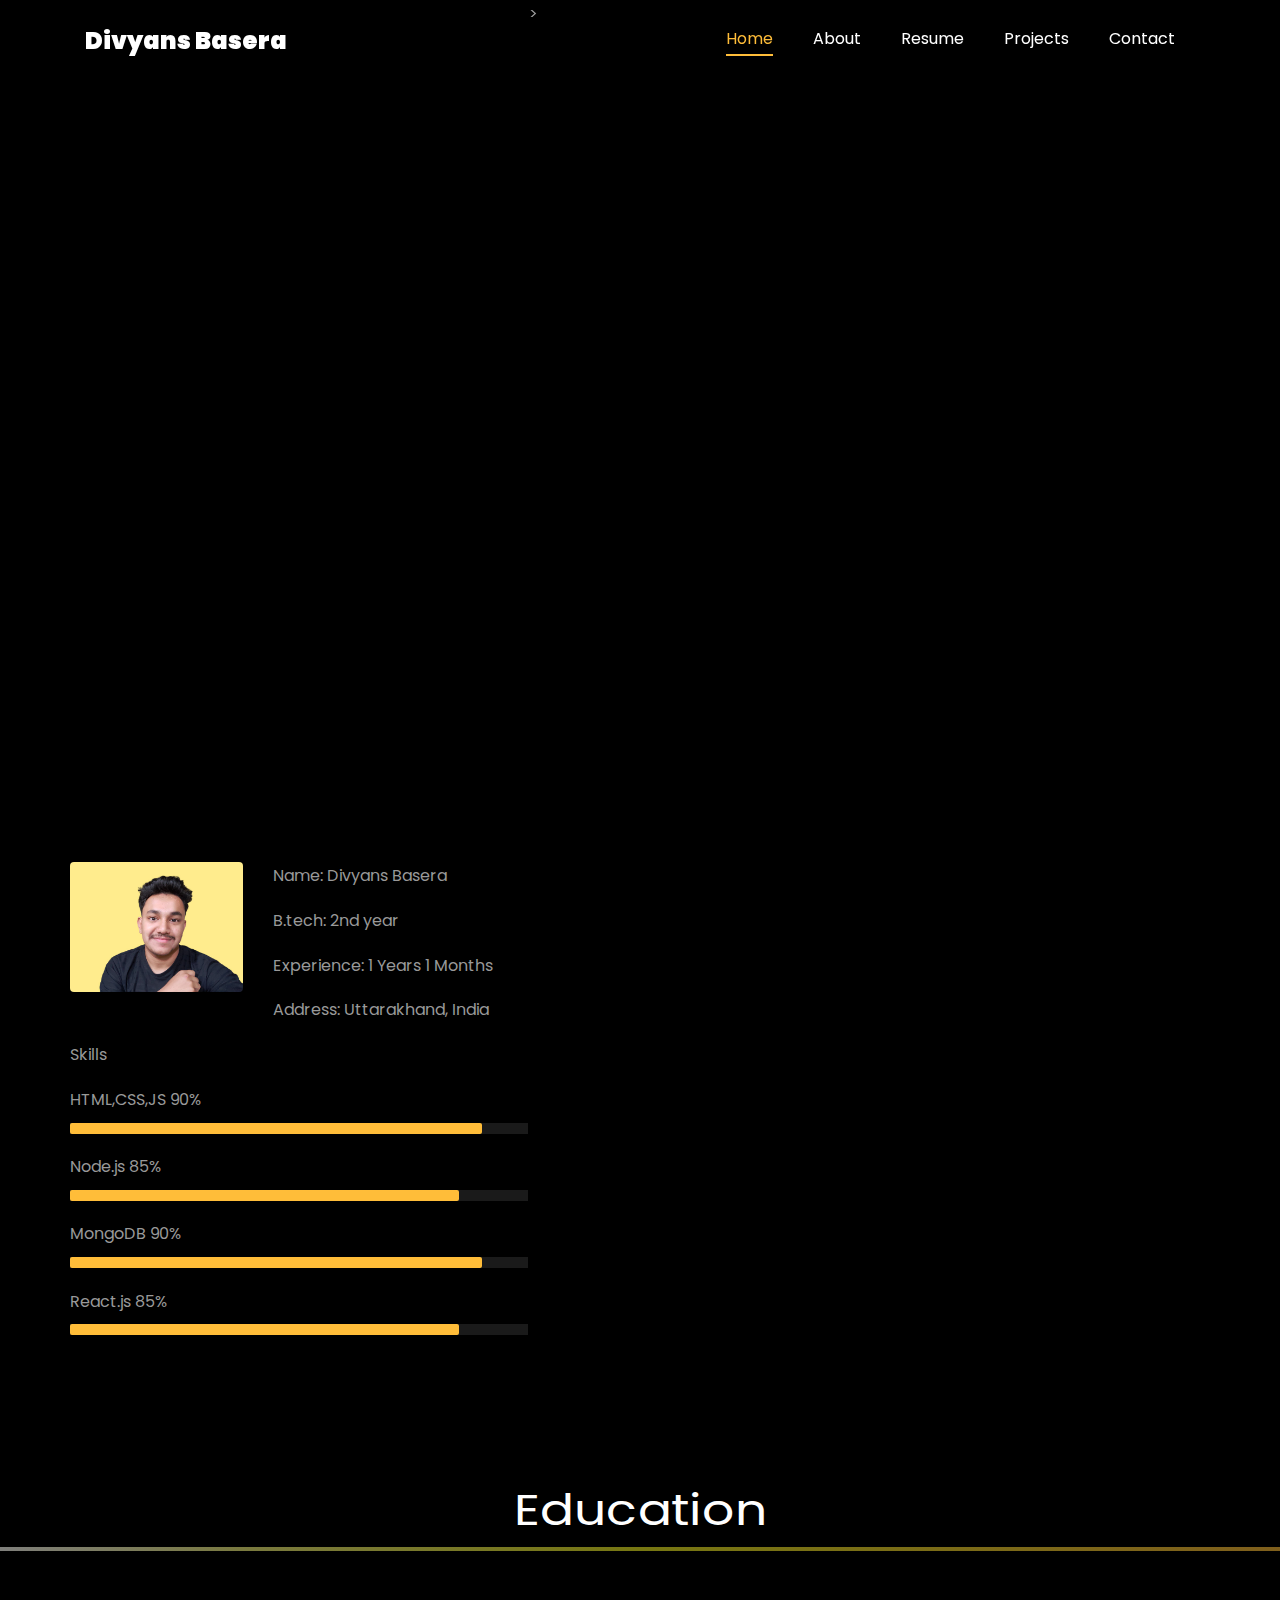
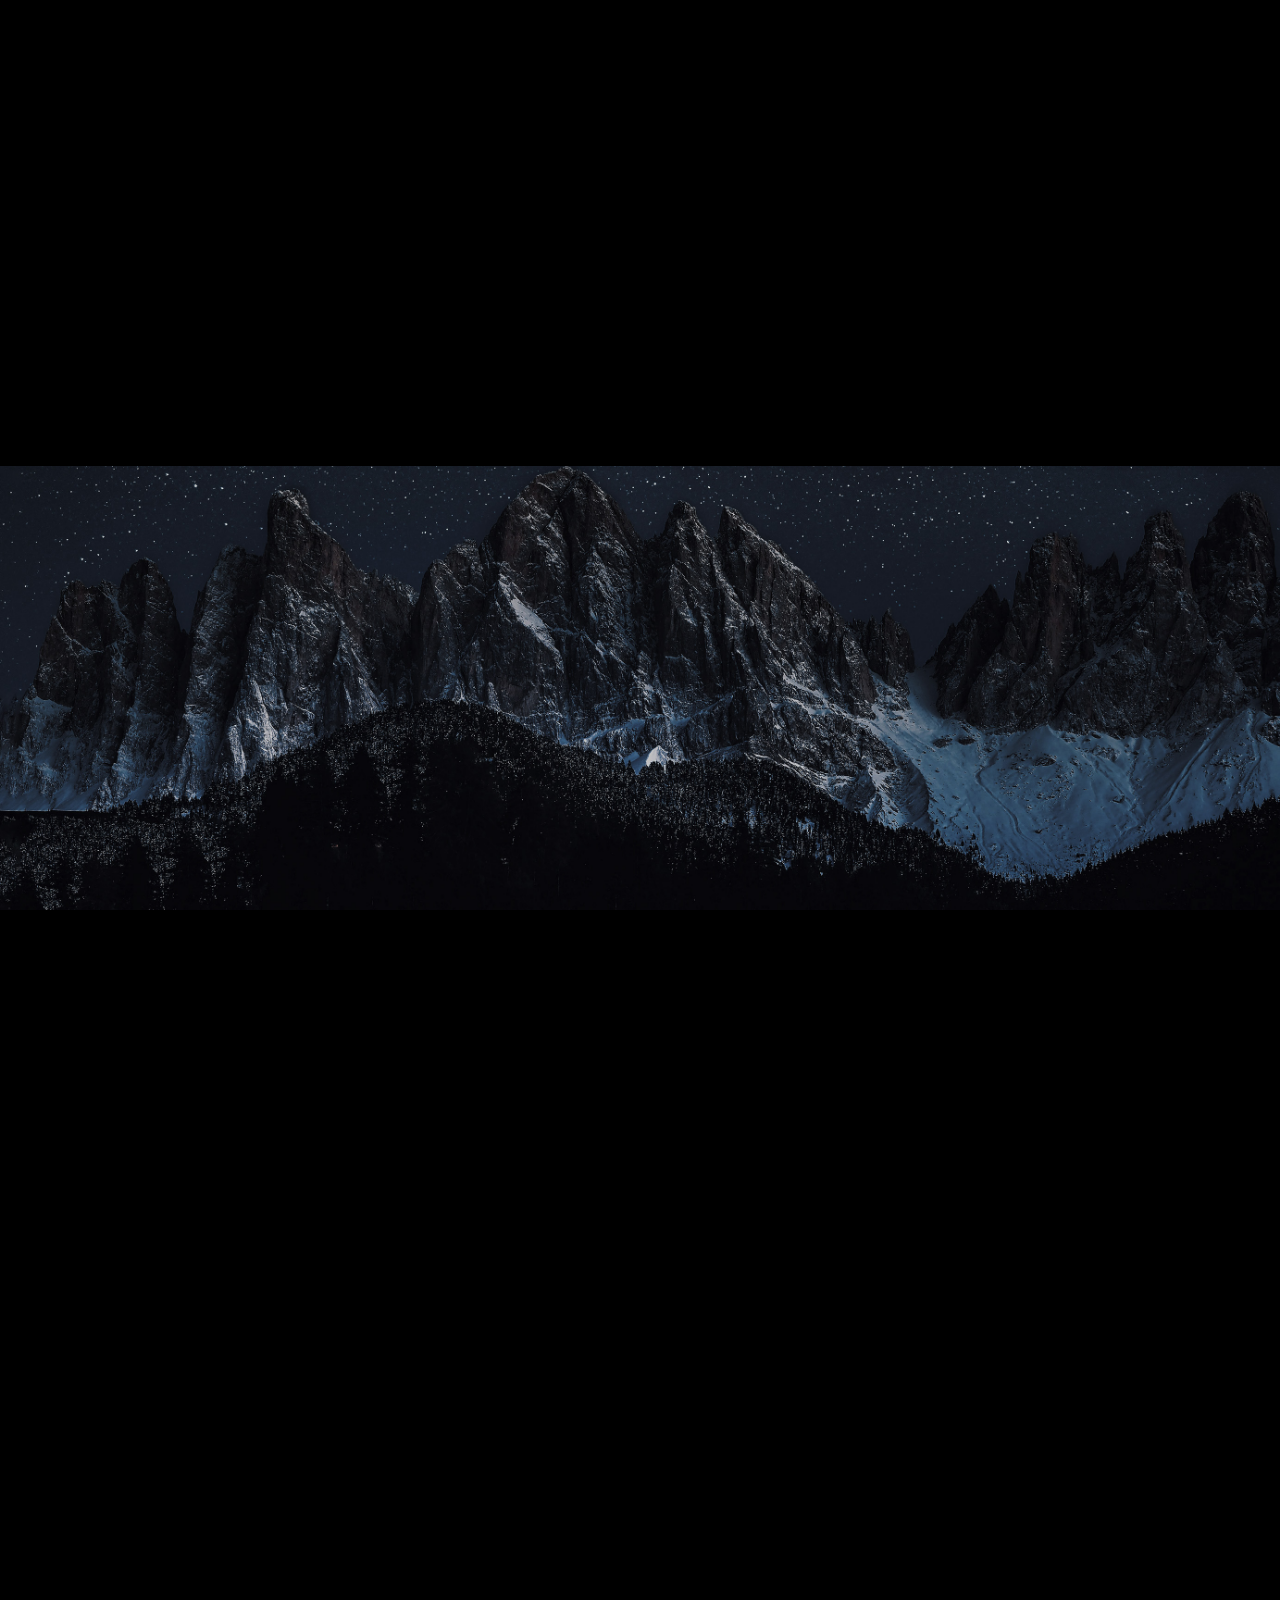
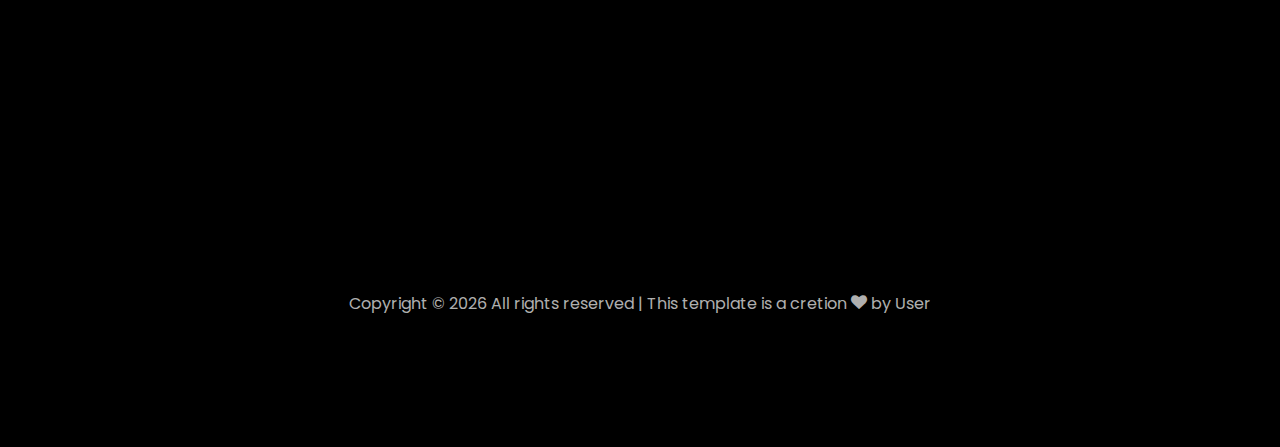
<file: index.html>
<!DOCTYPE html>
<html lang="en">

<head>
	<title>Portfolio</title>
	<meta charset="utf-8">
	<meta name="viewport" content="width=device-width, initial-scale=1, shrink-to-fit=no">

	<link href="https://fonts.googleapis.com/css?family=Poppins:100,200,300,400,500,600,700,800,900" rel="stylesheet">

	<link rel="stylesheet" href="css/open-iconic-bootstrap.min.css">
	<link rel="stylesheet" href="css/animate.css">

	<link rel="stylesheet" href="css/owl.carousel.min.css">
	<link rel="stylesheet" href="css/owl.theme.default.min.css">
	<link rel="stylesheet" href="css/magnific-popup.css">

	<link rel="stylesheet" href="css/aos.css">

	<link rel="stylesheet" href="css/ionicons.min.css">

	<link rel="stylesheet" href="css/flaticon.css">
	<link rel="stylesheet" href="css/icomoon.css">
	<link rel="stylesheet" href="css/style.css">



	<style>
		.about-mf .box-shadow-full {
			padding-top: 4rem;
			padding-bottom: 4rem;
		}

		.about-mf .about-img {
			margin-bottom: 2rem;
		}

		.about-mf .about-img img {
			margin-left: 10px;
		}


		.skill-mf .progress {

			margin: .5rem 0 1.2rem 0;
			border-radius: 0;
			height: .7rem;
		}

		.skill-mf .progress .progress-bar {
			height: .7rem;
			background-color: #ffbd39;
		}



		#typing-animation {
			position: relative;
			font-size: 30px;
			font-weight: bold;
			color: rgb(255, 255, 255);
			overflow: hidden;
			white-space: nowrap;
			animation: typing 3s steps(20, end) infinite;
		}

		#typing-animation:before {
			content: "";

			top: 0;
			left: 0;
			width: 0;
			height: 100%;
			background-color: #ccc;
			animation: typing-cursor 0.5s ease-in-out infinite;
		}

		@keyframes typing {
			from {
				width: 0;
			}

			to {
				width: 100%;
			}
		}

		@keyframes typing-cursor {
			from {
				width: 5px;
			}

			to {
				width: 0;
			}
		}




		.zoom-effect {
			overflow: hidden;
			transition: transform 0.3s ease-out;
		}

		.zoom-effect:hover {
			transform: scale(1.1);
		}
	</style>


</head>

<body data-spy="scroll" data-target=".site-navbar-target" data-offset="300">


	<nav class="navbar navbar-expand-lg navbar-dark ftco_navbar ftco-navbar-light site-navbar-target" id="ftco-navbar">
		<div class="container">
			<a class="navbar-brand" href="index.html">Divyans Basera</a>
			<button class="navbar-toggler js-fh5co-nav-toggle fh5co-nav-toggle" type="button" data-toggle="collapse"
				data-target="#ftco-nav" aria-controls="ftco-nav" aria-expanded="false" aria-label="Toggle navigation">
				<span class="oi oi-menu"></span> Menu
			</button>

			<div class="collapse navbar-collapse" id="ftco-nav">
				<ul class="navbar-nav nav ml-auto">
					<li class="nav-item"><a href="#home-section" class="nav-link"><span>Home</span></a></li>
					<li class="nav-item"><a href="#about-section" class="nav-link"><span>About</span></a></li>
					<li class="nav-item"><a href="#resume-section" class="nav-link"><span>Resume</span></a></li>
					<li class="nav-item"><a href="#project-section" class="nav-link"><span>Projects</span></a></li>
					<li class="nav-item"><a href="#contact-section" class="nav-link"><span>Contact</span></a></li>
				</ul>
			</div>
		</div>
	</nav>
	<section id="home-section" class="hero">
		<div class="home-slider  owl-carousel">
			<div class="slider-item ">
				<div class="overlay"></div>
				<div class="container">
					<div class="row d-md-flex no-gutters slider-text align-items-end justify-content-end"
						data-scrollax-parent="true">
						<div class="one-third js-fullheight order-md-last img" style="background-image:url();">
							>
							<div class="overlay"></div>
						</div>
						<div class="one-forth d-flex  align-items-center ftco-animate"
							data-scrollax=" properties: { translateY: '70%' }">
							<div class="text">
								<span class="subheading">Hello!</span>
								<h1 class="mb-4 mt-3">I'm <span>Divyans Basera</span></h1>


								<span id="typing-animation"></span>

								<script>


									const typingAnimationElement = document.getElementById('typing-animation');


									const typingTexts = [
										'Engineer  ',
										'Reader  ',

									];


									function playTypingAnimation(text) {

										for (let i = 0; i < text.length; i++) {
											setTimeout(() => {
												typingAnimationElement.textContent += text[i];
											}, i * 200);
										}


										setTimeout(() => {
											typingAnimationElement.textContent = '';
											playTypingAnimation(typingTexts[(typingTexts.indexOf(text) + 1) % typingTexts.length]);
										}, text.length * 200);
									}


									playTypingAnimation(typingTexts[0]);

								</script>

								<br>
								<br>



								<p><a href="https://www.linkedin.com/in/divyansh-basera-224970284?utm_source=share&utm_campaign=share_via&utm_content=profile&utm_medium=android_app"
										class="btn btn-primary py-3 px-4">linkedin</a>
									<a href="https://github.com/divyansbasera/CodSoft.git"
										class="btn btn-white btn-outline-white py-3 px-4">My works</a>
								</p>
							</div>
						</div>
					</div>
				</div>
			</div>
		</div>
	</section>



	<section class="ftco-about img ftco-section ftco-no-pb" id="about-section">
		<div class="container">
			<div class="row">
				<div class="row d-flex align-items-stretch">
					<!-- <div class="row d-flex"> -->
					<div class="col-md-6 col-lg-5 d-flex">
						<div class="img-about img d-flex align-items-stretch">
							<div class="overlay">
								<div class="row">
									<div class="col-sm-6 col-md-5">
										<div class="about-img">
											<img width="411" height="411" src="images/photo_2024-07-13_21-51-53.png"
												class="img-fluid rounded b-shadow-a" alt="profile img">
										</div>
									</div>
									<!-- Details next to profile image -->
									<div class="col-sm-6 col-md-7">
										<div class="about-info">
											<p><span class="title-s">Name: </span> <span>Divyans Basera</span></p>
											<p><span class="title-s">B.tech: </span> <span>2nd year</span></p>
											<p><span class="title-s">Experience: </span> <span> 1 Years 1 Months</span>
											</p>
											<p><span class="title-s">Address: </span> <span>Uttarakhand, India</span>
											</p>
										</div>
									</div>
								</div>

								<div class="skill-mf">
									<p class="title-s">Skills</p>

									<span>HTML,CSS,JS </span> <span class="pull-right">90%</span>
									<div class="progress">
										<div class="progress-bar" role="progressbar" style="width: 90%"
											aria-valuenow="90" aria-valuemin="0" aria-valuemax="100"></div>
									</div>

									<span> Node.js </span> <span class="pull-right">85%</span>
									<div class="progress">
										<div class="progress-bar" role="progressbar" style="width: 85%"
											aria-valuenow="90" aria-valuemin="0" aria-valuemax="100"></div>
									</div>


									<span>MongoDB</span> <span class="pull-right">90%</span>
									<div class="progress">
										<div class="progress-bar" role="progressbar" style="width: 90%;"
											aria-valuenow="95" aria-valuemin="0" aria-valuemax="90"></div>
									</div>

									<span>React.js</span> <span class="pull-right">85%</span>
									<div class="progress">
										<div class="progress-bar" role="progressbar" style="width: 85%;"
											aria-valuenow="95" aria-valuemin="0" aria-valuemax="85"></div>
									</div>





								</div>
							</div>
						</div>
					</div>

					<div class="col-md-6 col-lg-7 pl-lg-5 pb-5">
						<div class="row justify-content-start pb-3">
							<div class="col-md-12 heading-section ftco-animate">

								<h1 class="big">About</h1>
								<h2 class="mb-4">About Me</h2>

								<p>With over 1 years of comprehensive experience in the field of Web Devlopment ,
									currently pursuing my bachelor's degree in technology.
									Proficient in Web Devlopment in MERN Stack &amp; Figma.
									Demonstrated success in leading impactful projects.</p>
								<ul class="about-info mt-4 px-md-0 px-2">
									<li class="d-flex"><span>Profile:</span> <span>MERN Stack Developer</span></li>
									<li class="d-flex"><span>Education:</span> <span>Bachelor of Technology</span></li>
									<li class="d-flex"><span>Language:</span> <span>English, Hindi</span></li>
									<li class="d-flex"><span>Interest:</span> <span>Traveling, Travel
											Photography,Sports</span></li>

								</ul>
							</div>
						</div>


						<div class="counter-wrap ftco-animate d-flex mt-md-3">
							<div class="text">
								<p class="mb-4">
									<span class="number" data-number="5">0</span> <span>+</span>
									<span>&nbsp; Projects completed</span>
								</p>
								<p><a href="https://www.linkedin.com/in/divyansh-basera-224970284?utm_source=share&utm_campaign=share_via&utm_content=profile&utm_medium=android_app"
										class="btn btn-primary py-3 px-3">LinkedIn</a></p>
							</div>
						</div>
					</div>
				</div>
			</div>
		</div>
	</section>






	<div class="row">
		<h1 class="big-4">Education</h1>
		<div class="underline"></div>
	</div>
	<br>

	<div class="row">
		<div class="col-md-6">
			<div class="resume-wrap ftco-animate">
				<span class="date">2023-2027</span>
				<h2>Bachelor of Technology</h2>
				<span class="position">Birla Institute of applied sciences</span>

			</div>
		</div>

		<div class="col-md-6">
			<div class="resume-wrap ftco-animate">
				<span class="date">2022-2023</span>
				<h2>Higher Secondary School</h2>
				<span class="position">White hall school</span>
				<p class="mt-4">Grade: First class distinction.</p>
			</div>
		</div>
	</div>

	<div class="row justify-content-center mt-5">
		<div class="col-md-6 text-center ftco-animate">
			<p><a href="#" class="btn btn-primary py-4 px-5">Download CV</a></p>
		</div>
	</div>
	</div>
	</section>





	<section class="ftco-section ftco-no-pt ftco-no-pb ftco-counter img" id="section-counter">
		<div class="container">
			<div class="row d-md-flex align-items-center">
				<div class="col-md d-flex justify-content-center counter-wrap ftco-animate">
					<div class="block-18">
						<div class="text">
							<strong class="number" data-number="1">0</strong>
							<span>Achievements</span>
						</div>
					</div>
				</div>
				<div class="col-md d-flex justify-content-center counter-wrap ftco-animate">
					<div class="block-18">
						<div class="text">
							<strong class="number" data-number="5">0</strong>
							<span>Projects</span>
						</div>
					</div>
				</div>

			</div>
		</div>


		<div class="ftco-section ftco-hireme img margin-top" style="background-image: url(images/bg_1.jpg)">
			<div class="container">
				<div class="row justify-content-center">
					<div class="col-md-7 ftco-animate text-center">
						<h2>More projects on<span> Github </span> </h2>
						<div class="heading">
							<h4> I love create &amp; design project.
								<br>
								<p><a href="https://github.com/divyansbasera/CodSoft.git"
										class="btn btn-primary py-3 px-5">GitHub</a></p>
						</div>
					</div>
				</div>
			</div>
		</div>
	</section>



	<section class="ftco-section contact-section ftco-no-pb" id="contact-section">
		<div class="container">
			<div class="row justify-content-center mb-5 pb-3">
				<div class="col-md-7 heading-section text-center ftco-animate">
					<h1 class="big big-2">Contact</h1>
					<h2 class="mb-4">Contact Me</h2>
					<p>Below are the details to reach out to me!</p>
				</div>
			</div>

			<div class="row d-flex contact-info mb-5">
				<div class="col-md-6 col-lg-3 d-flex ftco-animate">
					<div class="align-self-stretch box p-4 text-center">
						<div class="icon d-flex align-items-center justify-content-center">
							<span class="icon-map-signs"></span>
						</div>
						<h3 class="mb-4">Address</h3>
						<p>Uttarakhand, India</p>
					</div>
				</div>
				<div class="col-md-6 col-lg-3 d-flex ftco-animate">
					<div class="align-self-stretch box p-4 text-center">
						<div class="icon d-flex align-items-center justify-content-center">
							<span class="icon-phone2"></span>
						</div>
						<h3 class="mb-4">Contact Number</h3>
						<p><a href="tel://0101010101">+91 9012274084</a></p>
					</div>
				</div>
				<div class="col-md-6 col-lg-3 d-flex ftco-animate">
					<div class="align-self-stretch box p-4 text-center">
						<div class="icon d-flex align-items-center justify-content-center">
							<span class="icon-paper-plane"></span>
						</div>
						<h3 class="mb-4">Email Address</h3>
						<p><a href="mailto:info@yoursite.com">divyansbasera123@gmail.com</a></p>
					</div>
				</div>
				<div class="col-md-6 col-lg-3 d-flex ftco-animate">
					<div class="align-self-stretch box p-4 text-center">
						<div class="icon d-flex align-items-center justify-content-center">
							<span class="icon-globe"></span>
						</div>
						<h3 class="mb-4">Download Resume</h3>
						<p><a href="#">resumelink</a></p>
					</div>
				</div>

				<div class="container">
					<br>
					<br>
					<div class="row justify-content-center">
						<div class="col-md-7 ftco-animate text-center">
							<h2>Have a<span> Question? </span> <a href="https://forms.gle/uLaTShUKXraAvHJ7789"
									class="btn btn-primary py-3 px-5">Click Here</a> </h2>
						</div>
					</div>
					<br>
					<ul class="ftco-footer-social list-unstyled d-flex justify-content-center align-items-center mb-0">
						<li class="ftco-animate normal-txt">Find me on </li>

						<li class="ftco-animate"><a
								href="https://www.linkedin.com/in/divyansh-basera-224970284?utm_source=share&utm_campaign=share_via&utm_content=profile&utm_medium=android_app"><span
									class="icon-linkedin"></span></a></li>
						<li class="ftco-animate"><a href="https://twitter.com/divyansbasera"><span
									class="icon-twitter"></span></a></li>
						<li class="ftco-animate"><a href="https://twitter.com/divyanshbasera"><span
									class="icon-facebook"></span></a></li>
						<li class="ftco-animate"><a href="https://www.instagram.com/divyansbasera/"><span
									class="icon-instagram"></span></a></li>
					</ul>
					<br>
				</div>
			</div>
	</section>




	<footer class="ftco-footer ftco-section">
		<div class="container">
			<div class="row">
				<div class="col-md-12 text-center">

					<p>
						Copyright &copy;
						<script>document.write(new Date().getFullYear());</script> All rights reserved | This template
						is a cretion <i class="icon-heart color-danger" aria-hidden="true"></i> by <a
							href="https://colorlib.com" target="_blank"></a>User
					</p>
				</div>
			</div>
		</div>
	</footer>



	<div id="ftco-loader" class="show fullscreen"><svg class="circular" width="48px" height="48px">
			<circle class="path-bg" cx="24" cy="24" r="22" fill="none" stroke-width="4" stroke="#eeeeee" />
			<circle class="path" cx="24" cy="24" r="22" fill="none" stroke-width="4" stroke-miterlimit="10"
				stroke="#F96D00" />
		</svg></div>


	<script src="js/jquery.min.js"></script>
	<script src="js/jquery-migrate-3.0.1.min.js"></script>
	<script src="js/popper.min.js"></script>
	<script src="js/bootstrap.min.js"></script>
	<script src="js/jquery.easing.1.3.js"></script>
	<script src="js/jquery.waypoints.min.js"></script>
	<script src="js/jquery.stellar.min.js"></script>
	<script src="js/owl.carousel.min.js"></script>
	<script src="js/jquery.magnific-popup.min.js"></script>
	<script src="js/aos.js"></script>
	<script src="js/jquery.animateNumber.min.js"></script>
	<script src="js/scrollax.min.js"></script>

	<script src="js/main.js"></script>

</body>

</html>
</file>
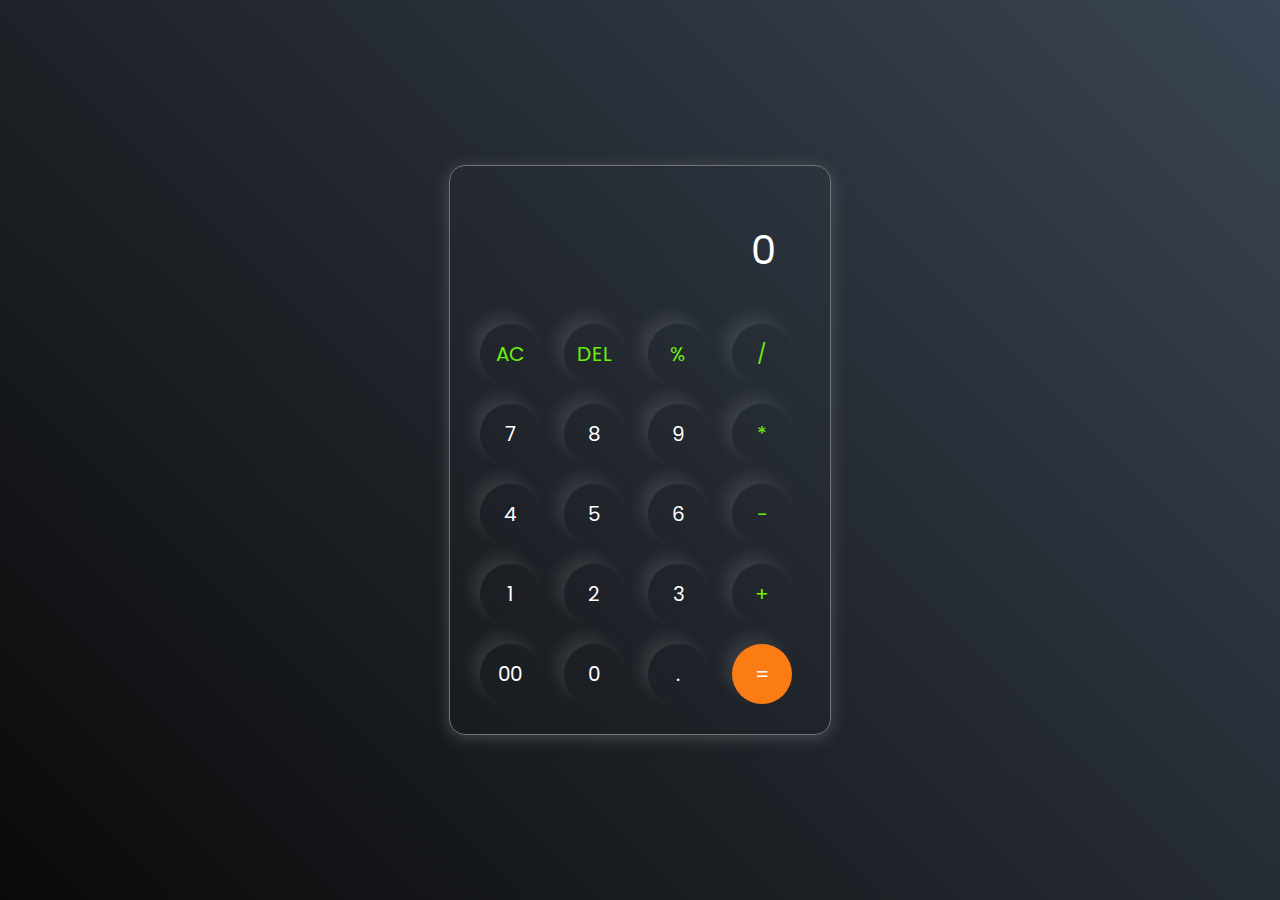
<file: Calculator/index.html>
<!DOCTYPE html>
<html lang="en">
  <head>
    <meta charset="UTF-8" />
    <meta http-equiv="X-UA-Compatible" content="IE=edge" />
    <meta name="viewport" content="width=device-width, initial-scale=1.0" />
    <link rel="stylesheet" href="style.css" />
    <title>Calculator </title>
  </head>
  <body>
    <div class="container">
      <div class="calculator">
        <input type="text" id="inputBox" placeholder="0" />
        <div>
          <button class="button operator">AC</button>
          <button class="button operator">DEL</button>
          <button class="button operator">%</button>
          <button class="button operator">/</button>
        </div>
        <div>
          <button class="button">7</button>
          <button class="button">8</button>
          <button class="button">9</button>
          <button class="button operator">*</button>
        </div>
        <div>
          <button class="button">4</button>
          <button class="button">5</button>
          <button class="button">6</button>
          <button class="button operator">-</button>
        </div>
        <div>
          <button class="button">1</button>
          <button class="button">2</button>
          <button class="button">3</button>
          <button class="button operator">+</button>
        </div>

        <div>
          <button class="button">00</button>
          <button class="button">0</button>
          <button class="button">.</button>
          <button class="button equalBtn">=</button>
        </div>
      </div>
    </div>

    <script src="script.js"></script>
  </body>
</html>
</file>
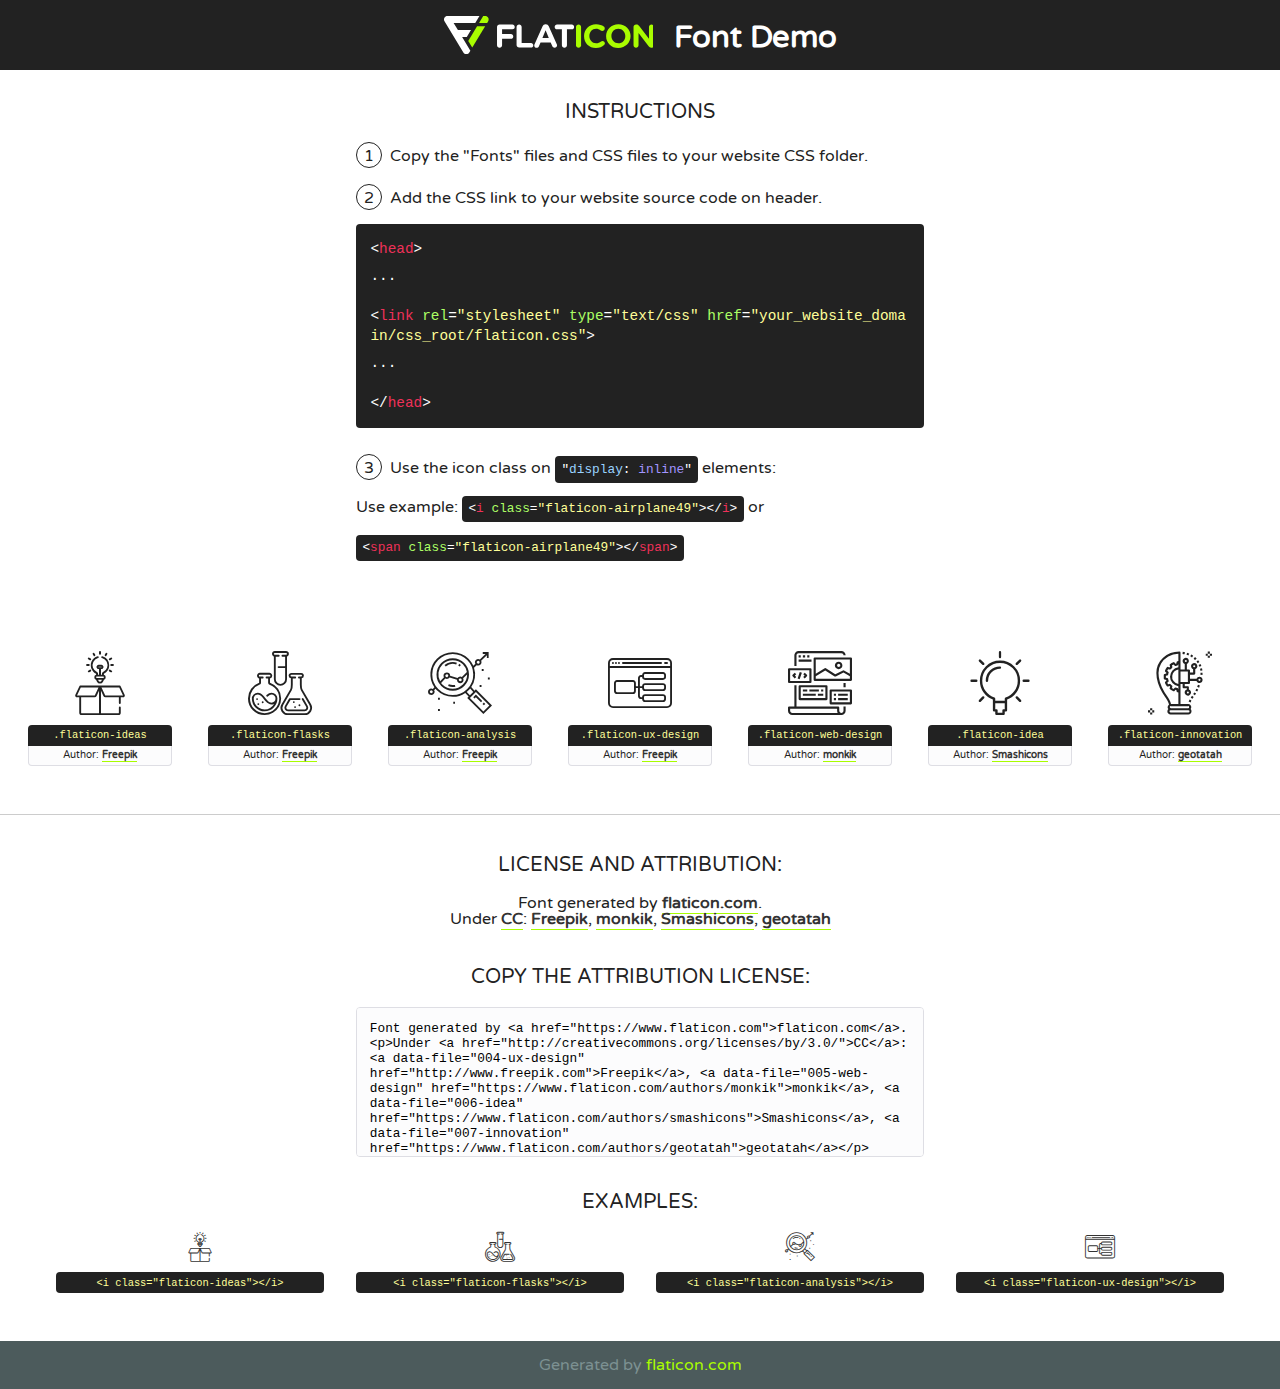
<file: fonts/flaticon/font/flaticon.html>
<!DOCTYPE html>
<!--
  Flaticon icon font: Flaticon
  Creation date: 20/03/2019 02:18
-->
<html>
<!DOCTYPE html>
<html>

<head>
    <title>Flaticon WebFont</title>
    <link href="http://fonts.googleapis.com/css?family=Varela+Round" rel="stylesheet" type="text/css" />
    <link rel="stylesheet" type="text/css" href="flaticon.css">
    <meta charset="UTF-8">
    <style>
    html, body, div, span, applet, object, iframe,
    h1, h2, h3, h4, h5, h6, p, blockquote, pre,
    a, abbr, acronym, address, big, cite, code,
    del, dfn, em, img, ins, kbd, q, s, samp,
    small, strike, strong, sub, sup, tt, var,
    b, u, i, center,
    dl, dt, dd, ol, ul, li,
    fieldset, form, label, legend,
    table, caption, tbody, tfoot, thead, tr, th, td,
    article, aside, canvas, details, embed, 
    figure, figcaption, footer, header, hgroup, 
    menu, nav, output, ruby, section, summary,
    time, mark, audio, video {
        margin: 0;
        padding: 0;
        border: 0;
        font-size: 100%;
        font: inherit;
        vertical-align: baseline;
    }
    /* HTML5 display-role reset for older browsers */
    article, aside, details, figcaption, figure, 
    footer, header, hgroup, menu, nav, section {
        display: block;
    }
    body {
        line-height: 1;
    }
    ol, ul {
        list-style: none;
    }
    blockquote, q {
        quotes: none;
    }
    blockquote:before, blockquote:after,
    q:before, q:after {
        content: '';
        content: none;
    }
    table {
        border-collapse: collapse;
        border-spacing: 0;
    }
    body {
        font-family: 'Varela Round', Helvetica, Arial, sans-serif;
        font-size: 16px;
        color: #222;
    }
    a {
        color: #333;
        border-bottom: 1px solid #a9fd00;
        font-weight: bold;
        text-decoration: none;
    }
    * {
        -moz-box-sizing: border-box;
        -webkit-box-sizing: border-box;
        box-sizing: border-box;
        margin: 0;
        padding: 0;
    }
    [class^="flaticon-"]:before, [class*=" flaticon-"]:before, [class^="flaticon-"]:after, [class*=" flaticon-"]:after {
        font-family: Flaticon;
        font-size: 30px;
        font-style: normal;
        margin-left: 20px;
        color: #333;
    }
    .wrapper {
        max-width: 600px;
        margin: auto;
        padding: 0 1em;
    }
    .title {
        font-size: 1.25em;
        text-align: center;
        margin-bottom: 1em;
        text-transform: uppercase;
    }
    header {
        text-align: center;
        background-color: #222;
        color: #fff;
        padding: 1em;
    }
    header .logo {
        width: 210px;
        height: 38px;
        display: inline-block;
        vertical-align: middle;
        margin-right: 1em;
        border: none;
    }
    header strong {
        font-size: 1.95em;
        font-weight: bold;
        vertical-align: middle;
        margin-top: 5px;
        display: inline-block;
    }
    .demo {
        margin: 2em auto;
        line-height: 1.25em;
    }
    .demo ul li {
        margin-bottom: 1em;
    }
    .demo ul li .num {
        color: #222;
        border-radius: 20px;
        display: inline-block;
        width: 26px;
        padding: 3px;
        height: 26px;
        text-align: center;
        margin-right: 0.5em;
        border: 1px solid #222;
    }
    .demo ul li code {
        background-color: #222;
        border-radius: 4px;
        padding: 0.25em 0.5em;
        display: inline-block;
        color: #fff;
        font-family: Consolas,Monaco,Lucida Console,Liberation Mono,DejaVu Sans Mono,Bitstream Vera Sans Mono,Courier New, monospace;
        font-weight: lighter;
        margin-top: 1em;
        font-size: 0.8em;
        word-break: break-all;
    }
    .demo ul li code.big {
        padding: 1em;
        font-size: 0.9em;
    }
    .demo ul li code .red {
        color: #EF3159;
    }
    .demo ul li code .green {
        color: #ACFF65;
    }
    .demo ul li code .yellow {
        color: #FFFF99;
    }
    .demo ul li code .blue {
        color: #99D3FF;
    }
    .demo ul li code .purple {
        color: #A295FF;
    }
    .demo ul li code .dots {
        margin-top: 0.5em;
        display: block;
    }
    #glyphs {
        border-bottom: 1px solid #ccc;
        padding: 2em 0;
        text-align: center;
    }
    .glyph {
        display: inline-block;
        width: 9em;
        margin: 1em;
        text-align: center;
        vertical-align: top;
        background: #FFF;
    }
    .glyph .glyph-icon {
        padding: 10px;
        display: block;
        font-family:"Flaticon";
        font-size: 64px;
        line-height: 1;
    }
    .glyph .glyph-icon:before {
        font-size: 64px;
        color: #222;
        margin-left: 0;
    }
    .class-name {
        font-size: 0.65em;
        background-color: #222;
        color: #fff;
        border-radius: 4px 4px 0 0;
        padding: 0.5em;
        color: #FFFF99;
        font-family: Consolas,Monaco,Lucida Console,Liberation Mono,DejaVu Sans Mono,Bitstream Vera Sans Mono,Courier New, monospace;
    }
    .author-name {
        font-size: 0.6em;
        background-color: #fcfcfd;
        border: 1px solid #DEDEE4;
        border-top: 0;
        border-radius: 0 0 4px 4px;
        padding: 0.5em;
    }
    .class-name:last-child {
        font-size: 10px;
        color:#888;
    }
    .class-name:last-child a {
        font-size: 10px;
        color:#555;
    }
    .class-name:last-child a:hover {
        color:#a9fd00;
    }
    .glyph > input {
        display: block;
        width: 100px;
        margin: 5px auto;
        text-align: center;
        font-size: 12px;
        cursor: text;
    }
    .glyph > input.icon-input {
        font-family:"Flaticon";
        font-size: 16px;
        margin-bottom: 10px;
    }
    .attribution .title {
        margin-top: 2em;
    }
    .attribution textarea {
        background-color: #fcfcfd;
        padding: 1em;
        border: none;
        box-shadow: none;
        border: 1px solid #DEDEE4;
        border-radius: 4px;
        resize: none;
        width: 100%;
        height: 150px;
        font-size: 0.8em;
        font-family: Consolas,Monaco,Lucida Console,Liberation Mono,DejaVu Sans Mono,Bitstream Vera Sans Mono,Courier New, monospace;
        -webkit-appearance: none;
    }
    .iconsuse {
        margin: 2em auto;
        text-align: center;
        max-width: 1200px;
    }
    .iconsuse:after {
        content: '';
        display: table;
        clear: both;
    }
    .iconsuse .image {
        float: left;
        width: 25%;
        padding: 0 1em;
    }
    .iconsuse .image p {
        margin-bottom: 1em;
    }
    .iconsuse .image span {
        display: block;
        font-size: 0.65em;
        background-color: #222;
        color: #fff;
        border-radius: 4px;
        padding: 0.5em;
        color: #FFFF99;
        margin-top: 1em;
        font-family: Consolas,Monaco,Lucida Console,Liberation Mono,DejaVu Sans Mono,Bitstream Vera Sans Mono,Courier New, monospace;
    }
    #footer {
        text-align: center;
        background-color: #4C5B5C;
        color: #7c9192;
        padding: 1em;
    }
    #footer a {
        border: none;
        color: #a9fd00;
        font-weight: normal;
    }
    @media (max-width: 960px) {
        .iconsuse .image {
            width: 50%;
        }
    }
    @media (max-width: 560px) {
        .iconsuse .image {
            width: 100%;
        }
    }
    </style>
</head>

<body class="characters-off">

    <header>
        <a href="https://www.flaticon.com" target="_blank" class="logo">
            <svg version="1.1" xmlns="http://www.w3.org/2000/svg" xmlns:xlink="http://www.w3.org/1999/xlink" xmlns:a="http://ns.adobe.com/AdobeSVGViewerExtensions/3.0/" viewBox="0 0 560.875 102.036" enable-background="new 0 0 560.875 102.036" xml:space="preserve">
                <defs>
                </defs>
                <g>
                    <g class="letters">
                        <path fill="#ffffff" d="M141.596,29.675c0-3.777,2.985-6.767,6.764-6.767h34.438c3.426,0,6.15,2.728,6.15,6.15
                        c0,3.43-2.724,6.149-6.15,6.149h-27.674v13.091h23.719c3.429,0,6.151,2.724,6.151,6.15c0,3.43-2.723,6.149-6.151,6.149h-23.719
                        v17.574c0,3.773-2.986,6.761-6.764,6.761c-3.779,0-6.764-2.989-6.764-6.761V29.675z"></path>
                        <path fill="#ffffff" d="M193.844,29.149c0-3.781,2.985-6.767,6.764-6.767c3.776,0,6.763,2.985,6.763,6.767v42.957h25.039
                        c3.426,0,6.149,2.726,6.149,6.153c0,3.425-2.723,6.15-6.149,6.15h-31.802c-3.779,0-6.764-2.986-6.764-6.768V29.149z"></path>
                        <path fill="#ffffff" d="M241.891,75.71l21.438-48.407c1.492-3.341,4.215-5.357,7.906-5.357h0.792
                        c3.686,0,6.323,2.017,7.815,5.357l21.439,48.407c0.436,0.967,0.701,1.845,0.701,2.723c0,3.602-2.809,6.501-6.414,6.501
                        c-3.161,0-5.269-1.845-6.499-4.655l-4.132-9.661h-27.059l-4.301,10.102c-1.144,2.631-3.426,4.214-6.237,4.214
                        c-3.517,0-6.24-2.81-6.24-6.325C241.1,77.64,241.451,76.677,241.891,75.71z M279.932,58.666l-8.521-20.297l-8.526,20.297H279.932
                        z"></path>
                        <path fill="#ffffff" d="M314.864,35.387H301.86c-3.429,0-6.239-2.813-6.239-6.238c0-3.429,2.811-6.24,6.239-6.24h39.533
                        c3.426,0,6.237,2.811,6.237,6.24c0,3.425-2.811,6.238-6.237,6.238h-13.001v42.785c0,3.773-2.99,6.761-6.764,6.761
                        c-3.779,0-6.764-2.989-6.764-6.761V35.387z"></path>
                        <path fill="#A9FD00" d="M352.615,29.149c0-3.781,2.985-6.767,6.767-6.767c3.774,0,6.761,2.985,6.761,6.767v49.024
                        c0,3.773-2.987,6.761-6.761,6.761c-3.781,0-6.767-2.989-6.767-6.761V29.149z"></path>
                        <path fill="#A9FD00" d="M374.132,53.836v-0.179c0-17.481,13.178-31.801,32.065-31.801c9.22,0,15.459,2.458,20.557,6.238
                        c1.402,1.054,2.637,2.985,2.637,5.357c0,3.692-2.985,6.59-6.681,6.59c-1.845,0-3.071-0.702-4.044-1.319
                        c-3.776-2.813-7.729-4.393-12.562-4.393c-10.364,0-17.831,8.611-17.831,19.154v0.173c0,10.542,7.291,19.329,17.831,19.329
                        c5.715,0,9.492-1.756,13.359-4.834c1.049-0.874,2.458-1.491,4.039-1.491c3.429,0,6.325,2.813,6.325,6.236
                        c0,2.106-1.056,3.78-2.282,4.834c-5.539,4.834-12.036,7.733-21.878,7.733C387.572,85.464,374.132,71.493,374.132,53.836z"></path>
                        <path fill="#A9FD00" d="M433.009,53.836v-0.179c0-17.481,13.79-31.801,32.766-31.801c18.981,0,32.592,14.143,32.592,31.628v0.173
                        c0,17.483-13.785,31.807-32.769,31.807C446.625,85.464,433.009,71.32,433.009,53.836z M484.224,53.836v-0.179
                        c0-10.539-7.725-19.326-18.626-19.326c-10.893,0-18.449,8.611-18.449,19.154v0.173c0,10.542,7.73,19.329,18.626,19.329
                        C476.676,72.986,484.224,64.378,484.224,53.836z"></path>
                        <path fill="#A9FD00" d="M506.233,29.321c0-3.774,2.99-6.763,6.767-6.763h1.401c3.252,0,5.183,1.583,7.029,3.953l26.093,34.265
                        V29.059c0-3.692,2.99-6.677,6.681-6.677c3.683,0,6.671,2.985,6.671,6.677v48.934c0,3.78-2.987,6.765-6.764,6.765h-0.436
                        c-3.257,0-5.188-1.581-7.034-3.953l-27.056-35.492v32.944c0,3.687-2.985,6.676-6.678,6.676c-3.683,0-6.673-2.989-6.673-6.676
                        V29.321z"></path>
                    </g>
                    <g class="insignia">
                        <path fill="#ffffff" d="M48.372,56.137h12.517l11.156-18.537H37.186L25.688,18.539h57.825L94.668,0H9.271
                        C5.925,0,2.842,1.801,1.198,4.716c-1.644,2.907-1.593,6.482,0.134,9.343l50.38,83.501c1.678,2.781,4.689,4.476,7.938,4.476
                        c3.246,0,6.257-1.695,7.935-4.476l2.898-4.804L48.372,56.137z"></path>
                        <g class="i">
                            <path fill="#A9FD00" d="M93.575,18.539h0.031v0.004l21.652,0.004l2.705-4.488c1.727-2.861,1.778-6.436,0.133-9.343
                            C116.454,1.801,113.371,0,110.026,0h-5.294L93.575,18.539z"></path>
                            <polygon fill="#A9FD00" points="88.291,27.356 64.725,66.486 75.519,84.404 109.942,27.356"></polygon>
                        </g>
                    </g>
                </g>
            </svg>
        </a>
        <strong>Font Demo</strong>
    </header>


    <section class="demo wrapper">

        <p class="title">Instructions</p>

        <ul>
            <li>
                <span class="num">1</span>Copy the "Fonts" files and CSS files to your website CSS folder.
            </li>
            <li>
                <span class="num">2</span>Add the CSS link to your website source code on header.
                <code class="big">
                    &lt;<span class="red">head</span>&gt;
                    <br/><span class="dots">...</span>
                    <br/>&lt;<span class="red">link</span> <span class="green">rel</span>=<span class="yellow">"stylesheet"</span> <span class="green">type</span>=<span class="yellow">"text/css"</span> <span class="green">href</span>=<span class="yellow">"your_website_domain/css_root/flaticon.css"</span>&gt;
                    <br/><span class="dots">...</span>
                    <br/>&lt;/<span class="red">head</span>&gt;
                </code>
            </li>

            <li>
                <p>
                    <span class="num">3</span>Use the icon class on <code>"<span class="blue">display</span>:<span class="purple"> inline</span>"</code> elements:
                    <br />
                    Use example: <code>&lt;<span class="red">i</span> <span class="green">class</span>=<span class="yellow">&quot;flaticon-airplane49&quot;</span>&gt;&lt;/<span class="red">i</span>&gt;</code> or <code>&lt;<span class="red">span</span> <span class="green">class</span>=<span class="yellow">&quot;flaticon-airplane49&quot;</span>&gt;&lt;/<span class="red">span</span>&gt;</code>
            </li>
        </ul>

    </section>




   <section id="glyphs">          
    
      
        <div class="glyph"><div class="glyph-icon flaticon-ideas"></div>
            <div class="class-name">.flaticon-ideas</div>
            <div class="author-name">Author: <a data-file="001-ideas" href="http://www.freepik.com">Freepik</a> </div> 
        </div>        
        
        <div class="glyph"><div class="glyph-icon flaticon-flasks"></div>
            <div class="class-name">.flaticon-flasks</div>
            <div class="author-name">Author: <a data-file="002-flasks" href="http://www.freepik.com">Freepik</a> </div> 
        </div>        
        
        <div class="glyph"><div class="glyph-icon flaticon-analysis"></div>
            <div class="class-name">.flaticon-analysis</div>
            <div class="author-name">Author: <a data-file="003-analysis" href="http://www.freepik.com">Freepik</a> </div> 
        </div>        
        
        <div class="glyph"><div class="glyph-icon flaticon-ux-design"></div>
            <div class="class-name">.flaticon-ux-design</div>
            <div class="author-name">Author: <a data-file="004-ux-design" href="http://www.freepik.com">Freepik</a> </div> 
        </div>        
        
        <div class="glyph"><div class="glyph-icon flaticon-web-design"></div>
            <div class="class-name">.flaticon-web-design</div>
            <div class="author-name">Author: <a data-file="005-web-design" href="https://www.flaticon.com/authors/monkik">monkik</a> </div> 
        </div>        
        
        <div class="glyph"><div class="glyph-icon flaticon-idea"></div>
            <div class="class-name">.flaticon-idea</div>
            <div class="author-name">Author: <a data-file="006-idea" href="https://www.flaticon.com/authors/smashicons">Smashicons</a> </div> 
        </div>        
        
        <div class="glyph"><div class="glyph-icon flaticon-innovation"></div>
            <div class="class-name">.flaticon-innovation</div>
            <div class="author-name">Author: <a data-file="007-innovation" href="https://www.flaticon.com/authors/geotatah">geotatah</a> </div> 
        </div>        
        

    </section>



    <section class="attribution wrapper"   style="text-align:center;">

      <div class="title">License and attribution:</div><div class="attrDiv">Font generated by <a href="https://www.flaticon.com">flaticon.com</a>. <div><p>Under <a href="http://creativecommons.org/licenses/by/3.0/">CC</a>: <a data-file="004-ux-design" href="http://www.freepik.com">Freepik</a>, <a data-file="005-web-design" href="https://www.flaticon.com/authors/monkik">monkik</a>, <a data-file="006-idea" href="https://www.flaticon.com/authors/smashicons">Smashicons</a>, <a data-file="007-innovation" href="https://www.flaticon.com/authors/geotatah">geotatah</a></p>  </div>
      </div>
      <div class="title">Copy the Attribution License:</div>

    <textarea onclick="this.focus();this.select();">Font generated by &lt;a href=&quot;https://www.flaticon.com&quot;&gt;flaticon.com&lt;/a&gt;. <p>Under <a href="http://creativecommons.org/licenses/by/3.0/">CC</a>: <a data-file="004-ux-design" href="http://www.freepik.com">Freepik</a>, <a data-file="005-web-design" href="https://www.flaticon.com/authors/monkik">monkik</a>, <a data-file="006-idea" href="https://www.flaticon.com/authors/smashicons">Smashicons</a>, <a data-file="007-innovation" href="https://www.flaticon.com/authors/geotatah">geotatah</a></p>  
     </textarea>

    </section>

    <section class="iconsuse">

          <div class="title">Examples:</div>            
             
            <div class="image">
                <p>
                    <i class="glyph-icon flaticon-ideas"></i> 
                    <span>&lt;i class=&quot;flaticon-ideas&quot;&gt;&lt;/i&gt;</span>
                </p>
            </div>
            
            <div class="image">
                <p>
                    <i class="glyph-icon flaticon-flasks"></i> 
                    <span>&lt;i class=&quot;flaticon-flasks&quot;&gt;&lt;/i&gt;</span>
                </p>
            </div>
            
            <div class="image">
                <p>
                    <i class="glyph-icon flaticon-analysis"></i> 
                    <span>&lt;i class=&quot;flaticon-analysis&quot;&gt;&lt;/i&gt;</span>
                </p>
            </div>
            
            <div class="image">
                <p>
                    <i class="glyph-icon flaticon-ux-design"></i> 
                    <span>&lt;i class=&quot;flaticon-ux-design&quot;&gt;&lt;/i&gt;</span>
                </p>
            </div>
                       
        </div>
                            
    </section>

<div id="footer">
    <div>Generated by <a href="https://www.flaticon.com">flaticon.com</a>
    </div>
</div>



</body>
</html>
</file>
<file: css/flaticon.css>
@font-face {
  font-family: "Flaticon";
  src: url("../fonts/flaticon/font/Flaticon.eot");
  src: url("../fonts/flaticon/font/Flaticon.eot?#iefix") format("embedded-opentype"),
       url("../fonts/flaticon/font/Flaticon.woff") format("woff"),
       url("../fonts/flaticon/font/Flaticon.ttf") format("truetype"),
       url("../fonts/flaticon/font/Flaticon.svg#Flaticon") format("svg");
  font-weight: normal;
  font-style: normal;
}

@media screen and (-webkit-min-device-pixel-ratio:0) {
  @font-face {
    font-family: "Flaticon";
    src: url("../fonts/flaticon/font/Flaticon.svg#Flaticon") format("svg");
  }
}

[class^="flaticon-"]:before, [class*=" flaticon-"]:before,
[class^="flaticon-"]:after, [class*=" flaticon-"]:after {   
  font-family: Flaticon;
  font-style: normal;
  font-weight: normal;
  font-variant: normal;
  text-transform: none;
  line-height: 1;

  /* Better Font Rendering =========== */
  -webkit-font-smoothing: antialiased;
  -moz-osx-font-smoothing: grayscale;
}

.flaticon-ideas:before { content: "\f100"; }
.flaticon-flasks:before { content: "\f101"; }
.flaticon-analysis:before { content: "\f102"; }
.flaticon-ux-design:before { content: "\f103"; }
.flaticon-web-design:before { content: "\f104"; }
.flaticon-idea:before { content: "\f105"; }
.flaticon-innovation:before { content: "\f106"; }
</file>
<file: css/icomoon.css>
@font-face {
  font-family: 'icomoon';
  src:  url('../fonts/icomoon/icomoon.eot?6tt51o');
  src:  url('../fonts/icomoon/icomoon.eot?6tt51o#iefix') format('embedded-opentype'),
    url('../fonts/icomoon/icomoon.ttf?6tt51o') format('truetype'),
    url('../fonts/icomoon/icomoon.woff?6tt51o') format('woff'),
    url('../fonts/icomoon/icomoon.svg?6tt51o#icomoon') format('svg');
  font-weight: normal;
  font-style: normal;
}

[class^="icon-"], [class*=" icon-"] {
  /* use !important to prevent issues with browser extensions that change fonts */
  font-family: 'icomoon' !important;
  speak: none;
  font-style: normal;
  font-weight: normal;
  font-variant: normal;
  text-transform: none;
  line-height: 1;

  /* Better Font Rendering =========== */
  -webkit-font-smoothing: antialiased;
  -moz-osx-font-smoothing: grayscale;
}

.icon-asterisk:before {
  content: "\f069";
}
.icon-plus:before {
  content: "\f067";
}
.icon-question:before {
  content: "\f128";
}
.icon-minus:before {
  content: "\f068";
}
.icon-glass:before {
  content: "\f000";
}
.icon-music:before {
  content: "\f001";
}
.icon-search:before {
  content: "\f002";
}
.icon-envelope-o:before {
  content: "\f003";
}
.icon-heart:before {
  content: "\f004";
}
.icon-star:before {
  content: "\f005";
}
.icon-star-o:before {
  content: "\f006";
}
.icon-user:before {
  content: "\f007";
}
.icon-film:before {
  content: "\f008";
}
.icon-th-large:before {
  content: "\f009";
}
.icon-th:before {
  content: "\f00a";
}
.icon-th-list:before {
  content: "\f00b";
}
.icon-check:before {
  content: "\f00c";
}
.icon-close:before {
  content: "\f00d";
}
.icon-remove:before {
  content: "\f00d";
}
.icon-times:before {
  content: "\f00d";
}
.icon-search-plus:before {
  content: "\f00e";
}
.icon-search-minus:before {
  content: "\f010";
}
.icon-power-off:before {
  content: "\f011";
}
.icon-signal:before {
  content: "\f012";
}
.icon-cog:before {
  content: "\f013";
}
.icon-gear:before {
  content: "\f013";
}
.icon-trash-o:before {
  content: "\f014";
}
.icon-home:before {
  content: "\f015";
}
.icon-file-o:before {
  content: "\f016";
}
.icon-clock-o:before {
  content: "\f017";
}
.icon-road:before {
  content: "\f018";
}
.icon-download:before {
  content: "\f019";
}
.icon-arrow-circle-o-down:before {
  content: "\f01a";
}
.icon-arrow-circle-o-up:before {
  content: "\f01b";
}
.icon-inbox:before {
  content: "\f01c";
}
.icon-play-circle-o:before {
  content: "\f01d";
}
.icon-repeat:before {
  content: "\f01e";
}
.icon-rotate-right:before {
  content: "\f01e";
}
.icon-refresh:before {
  content: "\f021";
}
.icon-list-alt:before {
  content: "\f022";
}
.icon-lock:before {
  content: "\f023";
}
.icon-flag:before {
  content: "\f024";
}
.icon-headphones:before {
  content: "\f025";
}
.icon-volume-off:before {
  content: "\f026";
}
.icon-volume-down:before {
  content: "\f027";
}
.icon-volume-up:before {
  content: "\f028";
}
.icon-qrcode:before {
  content: "\f029";
}
.icon-barcode:before {
  content: "\f02a";
}
.icon-tag:before {
  content: "\f02b";
}
.icon-tags:before {
  content: "\f02c";
}
.icon-book:before {
  content: "\f02d";
}
.icon-bookmark:before {
  content: "\f02e";
}
.icon-print:before {
  content: "\f02f";
}
.icon-camera:before {
  content: "\f030";
}
.icon-font:before {
  content: "\f031";
}
.icon-bold:before {
  content: "\f032";
}
.icon-italic:before {
  content: "\f033";
}
.icon-text-height:before {
  content: "\f034";
}
.icon-text-width:before {
  content: "\f035";
}
.icon-align-left:before {
  content: "\f036";
}
.icon-align-center:before {
  content: "\f037";
}
.icon-align-right:before {
  content: "\f038";
}
.icon-align-justify:before {
  content: "\f039";
}
.icon-list:before {
  content: "\f03a";
}
.icon-dedent:before {
  content: "\f03b";
}
.icon-outdent:before {
  content: "\f03b";
}
.icon-indent:before {
  content: "\f03c";
}
.icon-video-camera:before {
  content: "\f03d";
}
.icon-image:before {
  content: "\f03e";
}
.icon-photo:before {
  content: "\f03e";
}
.icon-picture-o:before {
  content: "\f03e";
}
.icon-pencil:before {
  content: "\f040";
}
.icon-map-marker:before {
  content: "\f041";
}
.icon-adjust:before {
  content: "\f042";
}
.icon-tint:before {
  content: "\f043";
}
.icon-edit:before {
  content: "\f044";
}
.icon-pencil-square-o:before {
  content: "\f044";
}
.icon-share-square-o:before {
  content: "\f045";
}
.icon-check-square-o:before {
  content: "\f046";
}
.icon-arrows:before {
  content: "\f047";
}
.icon-step-backward:before {
  content: "\f048";
}
.icon-fast-backward:before {
  content: "\f049";
}
.icon-backward:before {
  content: "\f04a";
}
.icon-play:before {
  content: "\f04b";
}
.icon-pause:before {
  content: "\f04c";
}
.icon-stop:before {
  content: "\f04d";
}
.icon-forward:before {
  content: "\f04e";
}
.icon-fast-forward:before {
  content: "\f050";
}
.icon-step-forward:before {
  content: "\f051";
}
.icon-eject:before {
  content: "\f052";
}
.icon-chevron-left:before {
  content: "\f053";
}
.icon-chevron-right:before {
  content: "\f054";
}
.icon-plus-circle:before {
  content: "\f055";
}
.icon-minus-circle:before {
  content: "\f056";
}
.icon-times-circle:before {
  content: "\f057";
}
.icon-check-circle:before {
  content: "\f058";
}
.icon-question-circle:before {
  content: "\f059";
}
.icon-info-circle:before {
  content: "\f05a";
}
.icon-crosshairs:before {
  content: "\f05b";
}
.icon-times-circle-o:before {
  content: "\f05c";
}
.icon-check-circle-o:before {
  content: "\f05d";
}
.icon-ban:before {
  content: "\f05e";
}
.icon-arrow-left:before {
  content: "\f060";
}
.icon-arrow-right:before {
  content: "\f061";
}
.icon-arrow-up:before {
  content: "\f062";
}
.icon-arrow-down:before {
  content: "\f063";
}
.icon-mail-forward:before {
  content: "\f064";
}
.icon-share:before {
  content: "\f064";
}
.icon-expand:before {
  content: "\f065";
}
.icon-compress:before {
  content: "\f066";
}
.icon-exclamation-circle:before {
  content: "\f06a";
}
.icon-gift:before {
  content: "\f06b";
}
.icon-leaf:before {
  content: "\f06c";
}
.icon-fire:before {
  content: "\f06d";
}
.icon-eye:before {
  content: "\f06e";
}
.icon-eye-slash:before {
  content: "\f070";
}
.icon-exclamation-triangle:before {
  content: "\f071";
}
.icon-warning:before {
  content: "\f071";
}
.icon-plane:before {
  content: "\f072";
}
.icon-calendar:before {
  content: "\f073";
}
.icon-random:before {
  content: "\f074";
}
.icon-comment:before {
  content: "\f075";
}
.icon-magnet:before {
  content: "\f076";
}
.icon-chevron-up:before {
  content: "\f077";
}
.icon-chevron-down:before {
  content: "\f078";
}
.icon-retweet:before {
  content: "\f079";
}
.icon-shopping-cart:before {
  content: "\f07a";
}
.icon-folder:before {
  content: "\f07b";
}
.icon-folder-open:before {
  content: "\f07c";
}
.icon-arrows-v:before {
  content: "\f07d";
}
.icon-arrows-h:before {
  content: "\f07e";
}
.icon-bar-chart:before {
  content: "\f080";
}
.icon-bar-chart-o:before {
  content: "\f080";
}
.icon-twitter-square:before {
  content: "\f081";
}
.icon-facebook-square:before {
  content: "\f082";
}
.icon-camera-retro:before {
  content: "\f083";
}
.icon-key:before {
  content: "\f084";
}
.icon-cogs:before {
  content: "\f085";
}
.icon-gears:before {
  content: "\f085";
}
.icon-comments:before {
  content: "\f086";
}
.icon-thumbs-o-up:before {
  content: "\f087";
}
.icon-thumbs-o-down:before {
  content: "\f088";
}
.icon-star-half:before {
  content: "\f089";
}
.icon-heart-o:before {
  content: "\f08a";
}
.icon-sign-out:before {
  content: "\f08b";
}
.icon-linkedin-square:before {
  content: "\f08c";
}
.icon-thumb-tack:before {
  content: "\f08d";
}
.icon-external-link:before {
  content: "\f08e";
}
.icon-sign-in:before {
  content: "\f090";
}
.icon-trophy:before {
  content: "\f091";
}
.icon-github-square:before {
  content: "\f092";
}
.icon-upload:before {
  content: "\f093";
}
.icon-lemon-o:before {
  content: "\f094";
}
.icon-phone:before {
  content: "\f095";
}
.icon-square-o:before {
  content: "\f096";
}
.icon-bookmark-o:before {
  content: "\f097";
}
.icon-phone-square:before {
  content: "\f098";
}
.icon-twitter:before {
  content: "\f099";
}
.icon-facebook:before {
  content: "\f09a";
}
.icon-facebook-f:before {
  content: "\f09a";
}
.icon-github:before {
  content: "\f09b";
}
.icon-unlock:before {
  content: "\f09c";
}
.icon-credit-card:before {
  content: "\f09d";
}
.icon-feed:before {
  content: "\f09e";
}
.icon-rss:before {
  content: "\f09e";
}
.icon-hdd-o:before {
  content: "\f0a0";
}
.icon-bullhorn:before {
  content: "\f0a1";
}
.icon-bell-o:before {
  content: "\f0a2";
}
.icon-certificate:before {
  content: "\f0a3";
}
.icon-hand-o-right:before {
  content: "\f0a4";
}
.icon-hand-o-left:before {
  content: "\f0a5";
}
.icon-hand-o-up:before {
  content: "\f0a6";
}
.icon-hand-o-down:before {
  content: "\f0a7";
}
.icon-arrow-circle-left:before {
  content: "\f0a8";
}
.icon-arrow-circle-right:before {
  content: "\f0a9";
}
.icon-arrow-circle-up:before {
  content: "\f0aa";
}
.icon-arrow-circle-down:before {
  content: "\f0ab";
}
.icon-globe:before {
  content: "\f0ac";
}
.icon-wrench:before {
  content: "\f0ad";
}
.icon-tasks:before {
  content: "\f0ae";
}
.icon-filter:before {
  content: "\f0b0";
}
.icon-briefcase:before {
  content: "\f0b1";
}
.icon-arrows-alt:before {
  content: "\f0b2";
}
.icon-group:before {
  content: "\f0c0";
}
.icon-users:before {
  content: "\f0c0";
}
.icon-chain:before {
  content: "\f0c1";
}
.icon-link:before {
  content: "\f0c1";
}
.icon-cloud:before {
  content: "\f0c2";
}
.icon-flask:before {
  content: "\f0c3";
}
.icon-cut:before {
  content: "\f0c4";
}
.icon-scissors:before {
  content: "\f0c4";
}
.icon-copy:before {
  content: "\f0c5";
}
.icon-files-o:before {
  content: "\f0c5";
}
.icon-paperclip:before {
  content: "\f0c6";
}
.icon-floppy-o:before {
  content: "\f0c7";
}
.icon-save:before {
  content: "\f0c7";
}
.icon-square:before {
  content: "\f0c8";
}
.icon-bars:before {
  content: "\f0c9";
}
.icon-navicon:before {
  content: "\f0c9";
}
.icon-reorder:before {
  content: "\f0c9";
}
.icon-list-ul:before {
  content: "\f0ca";
}
.icon-list-ol:before {
  content: "\f0cb";
}
.icon-strikethrough:before {
  content: "\f0cc";
}
.icon-underline:before {
  content: "\f0cd";
}
.icon-table:before {
  content: "\f0ce";
}
.icon-magic:before {
  content: "\f0d0";
}
.icon-truck:before {
  content: "\f0d1";
}
.icon-pinterest:before {
  content: "\f0d2";
}
.icon-pinterest-square:before {
  content: "\f0d3";
}
.icon-google-plus-square:before {
  content: "\f0d4";
}
.icon-google-plus:before {
  content: "\f0d5";
}
.icon-money:before {
  content: "\f0d6";
}
.icon-caret-down:before {
  content: "\f0d7";
}
.icon-caret-up:before {
  content: "\f0d8";
}
.icon-caret-left:before {
  content: "\f0d9";
}
.icon-caret-right:before {
  content: "\f0da";
}
.icon-columns:before {
  content: "\f0db";
}
.icon-sort:before {
  content: "\f0dc";
}
.icon-unsorted:before {
  content: "\f0dc";
}
.icon-sort-desc:before {
  content: "\f0dd";
}
.icon-sort-down:before {
  content: "\f0dd";
}
.icon-sort-asc:before {
  content: "\f0de";
}
.icon-sort-up:before {
  content: "\f0de";
}
.icon-envelope:before {
  content: "\f0e0";
}
.icon-linkedin:before {
  content: "\f0e1";
}
.icon-rotate-left:before {
  content: "\f0e2";
}
.icon-undo:before {
  content: "\f0e2";
}
.icon-gavel:before {
  content: "\f0e3";
}
.icon-legal:before {
  content: "\f0e3";
}
.icon-dashboard:before {
  content: "\f0e4";
}
.icon-tachometer:before {
  content: "\f0e4";
}
.icon-comment-o:before {
  content: "\f0e5";
}
.icon-comments-o:before {
  content: "\f0e6";
}
.icon-bolt:before {
  content: "\f0e7";
}
.icon-flash:before {
  content: "\f0e7";
}
.icon-sitemap:before {
  content: "\f0e8";
}
.icon-umbrella:before {
  content: "\f0e9";
}
.icon-clipboard:before {
  content: "\f0ea";
}
.icon-paste:before {
  content: "\f0ea";
}
.icon-lightbulb-o:before {
  content: "\f0eb";
}
.icon-exchange:before {
  content: "\f0ec";
}
.icon-cloud-download:before {
  content: "\f0ed";
}
.icon-cloud-upload:before {
  content: "\f0ee";
}
.icon-user-md:before {
  content: "\f0f0";
}
.icon-stethoscope:before {
  content: "\f0f1";
}
.icon-suitcase:before {
  content: "\f0f2";
}
.icon-bell:before {
  content: "\f0f3";
}
.icon-coffee:before {
  content: "\f0f4";
}
.icon-cutlery:before {
  content: "\f0f5";
}
.icon-file-text-o:before {
  content: "\f0f6";
}
.icon-building-o:before {
  content: "\f0f7";
}
.icon-hospital-o:before {
  content: "\f0f8";
}
.icon-ambulance:before {
  content: "\f0f9";
}
.icon-medkit:before {
  content: "\f0fa";
}
.icon-fighter-jet:before {
  content: "\f0fb";
}
.icon-beer:before {
  content: "\f0fc";
}
.icon-h-square:before {
  content: "\f0fd";
}
.icon-plus-square:before {
  content: "\f0fe";
}
.icon-angle-double-left:before {
  content: "\f100";
}
.icon-angle-double-right:before {
  content: "\f101";
}
.icon-angle-double-up:before {
  content: "\f102";
}
.icon-angle-double-down:before {
  content: "\f103";
}
.icon-angle-left:before {
  content: "\f104";
}
.icon-angle-right:before {
  content: "\f105";
}
.icon-angle-up:before {
  content: "\f106";
}
.icon-angle-down:before {
  content: "\f107";
}
.icon-desktop:before {
  content: "\f108";
}
.icon-laptop:before {
  content: "\f109";
}
.icon-tablet:before {
  content: "\f10a";
}
.icon-mobile:before {
  content: "\f10b";
}
.icon-mobile-phone:before {
  content: "\f10b";
}
.icon-circle-o:before {
  content: "\f10c";
}
.icon-quote-left:before {
  content: "\f10d";
}
.icon-quote-right:before {
  content: "\f10e";
}
.icon-spinner:before {
  content: "\f110";
}
.icon-circle:before {
  content: "\f111";
}
.icon-mail-reply:before {
  content: "\f112";
}
.icon-reply:before {
  content: "\f112";
}
.icon-github-alt:before {
  content: "\f113";
}
.icon-folder-o:before {
  content: "\f114";
}
.icon-folder-open-o:before {
  content: "\f115";
}
.icon-smile-o:before {
  content: "\f118";
}
.icon-frown-o:before {
  content: "\f119";
}
.icon-meh-o:before {
  content: "\f11a";
}
.icon-gamepad:before {
  content: "\f11b";
}
.icon-keyboard-o:before {
  content: "\f11c";
}
.icon-flag-o:before {
  content: "\f11d";
}
.icon-flag-checkered:before {
  content: "\f11e";
}
.icon-terminal:before {
  content: "\f120";
}
.icon-code:before {
  content: "\f121";
}
.icon-mail-reply-all:before {
  content: "\f122";
}
.icon-reply-all:before {
  content: "\f122";
}
.icon-star-half-empty:before {
  content: "\f123";
}
.icon-star-half-full:before {
  content: "\f123";
}
.icon-star-half-o:before {
  content: "\f123";
}
.icon-location-arrow:before {
  content: "\f124";
}
.icon-crop:before {
  content: "\f125";
}
.icon-code-fork:before {
  content: "\f126";
}
.icon-chain-broken:before {
  content: "\f127";
}
.icon-unlink:before {
  content: "\f127";
}
.icon-info:before {
  content: "\f129";
}
.icon-exclamation:before {
  content: "\f12a";
}
.icon-superscript:before {
  content: "\f12b";
}
.icon-subscript:before {
  content: "\f12c";
}
.icon-eraser:before {
  content: "\f12d";
}
.icon-puzzle-piece:before {
  content: "\f12e";
}
.icon-microphone:before {
  content: "\f130";
}
.icon-microphone-slash:before {
  content: "\f131";
}
.icon-shield:before {
  content: "\f132";
}
.icon-calendar-o:before {
  content: "\f133";
}
.icon-fire-extinguisher:before {
  content: "\f134";
}
.icon-rocket:before {
  content: "\f135";
}
.icon-maxcdn:before {
  content: "\f136";
}
.icon-chevron-circle-left:before {
  content: "\f137";
}
.icon-chevron-circle-right:before {
  content: "\f138";
}
.icon-chevron-circle-up:before {
  content: "\f139";
}
.icon-chevron-circle-down:before {
  content: "\f13a";
}
.icon-html5:before {
  content: "\f13b";
}
.icon-css3:before {
  content: "\f13c";
}
.icon-anchor:before {
  content: "\f13d";
}
.icon-unlock-alt:before {
  content: "\f13e";
}
.icon-bullseye:before {
  content: "\f140";
}
.icon-ellipsis-h:before {
  content: "\f141";
}
.icon-ellipsis-v:before {
  content: "\f142";
}
.icon-rss-square:before {
  content: "\f143";
}
.icon-play-circle:before {
  content: "\f144";
}
.icon-ticket:before {
  content: "\f145";
}
.icon-minus-square:before {
  content: "\f146";
}
.icon-minus-square-o:before {
  content: "\f147";
}
.icon-level-up:before {
  content: "\f148";
}
.icon-level-down:before {
  content: "\f149";
}
.icon-check-square:before {
  content: "\f14a";
}
.icon-pencil-square:before {
  content: "\f14b";
}
.icon-external-link-square:before {
  content: "\f14c";
}
.icon-share-square:before {
  content: "\f14d";
}
.icon-compass:before {
  content: "\f14e";
}
.icon-caret-square-o-down:before {
  content: "\f150";
}
.icon-toggle-down:before {
  content: "\f150";
}
.icon-caret-square-o-up:before {
  content: "\f151";
}
.icon-toggle-up:before {
  content: "\f151";
}
.icon-caret-square-o-right:before {
  content: "\f152";
}
.icon-toggle-right:before {
  content: "\f152";
}
.icon-eur:before {
  content: "\f153";
}
.icon-euro:before {
  content: "\f153";
}
.icon-gbp:before {
  content: "\f154";
}
.icon-dollar:before {
  content: "\f155";
}
.icon-usd:before {
  content: "\f155";
}
.icon-inr:before {
  content: "\f156";
}
.icon-rupee:before {
  content: "\f156";
}
.icon-cny:before {
  content: "\f157";
}
.icon-jpy:before {
  content: "\f157";
}
.icon-rmb:before {
  content: "\f157";
}
.icon-yen:before {
  content: "\f157";
}
.icon-rouble:before {
  content: "\f158";
}
.icon-rub:before {
  content: "\f158";
}
.icon-ruble:before {
  content: "\f158";
}
.icon-krw:before {
  content: "\f159";
}
.icon-won:before {
  content: "\f159";
}
.icon-bitcoin:before {
  content: "\f15a";
}
.icon-btc:before {
  content: "\f15a";
}
.icon-file:before {
  content: "\f15b";
}
.icon-file-text:before {
  content: "\f15c";
}
.icon-sort-alpha-asc:before {
  content: "\f15d";
}
.icon-sort-alpha-desc:before {
  content: "\f15e";
}
.icon-sort-amount-asc:before {
  content: "\f160";
}
.icon-sort-amount-desc:before {
  content: "\f161";
}
.icon-sort-numeric-asc:before {
  content: "\f162";
}
.icon-sort-numeric-desc:before {
  content: "\f163";
}
.icon-thumbs-up:before {
  content: "\f164";
}
.icon-thumbs-down:before {
  content: "\f165";
}
.icon-youtube-square:before {
  content: "\f166";
}
.icon-youtube:before {
  content: "\f167";
}
.icon-xing:before {
  content: "\f168";
}
.icon-xing-square:before {
  content: "\f169";
}
.icon-youtube-play:before {
  content: "\f16a";
}
.icon-dropbox:before {
  content: "\f16b";
}
.icon-stack-overflow:before {
  content: "\f16c";
}
.icon-instagram:before {
  content: "\f16d";
}
.icon-flickr:before {
  content: "\f16e";
}
.icon-adn:before {
  content: "\f170";
}
.icon-bitbucket:before {
  content: "\f171";
}
.icon-bitbucket-square:before {
  content: "\f172";
}
.icon-tumblr:before {
  content: "\f173";
}
.icon-tumblr-square:before {
  content: "\f174";
}
.icon-long-arrow-down:before {
  content: "\f175";
}
.icon-long-arrow-up:before {
  content: "\f176";
}
.icon-long-arrow-left:before {
  content: "\f177";
}
.icon-long-arrow-right:before {
  content: "\f178";
}
.icon-apple:before {
  content: "\f179";
}
.icon-windows:before {
  content: "\f17a";
}
.icon-android:before {
  content: "\f17b";
}
.icon-linux:before {
  content: "\f17c";
}
.icon-dribbble:before {
  content: "\f17d";
}
.icon-skype:before {
  content: "\f17e";
}
.icon-foursquare:before {
  content: "\f180";
}
.icon-trello:before {
  content: "\f181";
}
.icon-female:before {
  content: "\f182";
}
.icon-male:before {
  content: "\f183";
}
.icon-gittip:before {
  content: "\f184";
}
.icon-gratipay:before {
  content: "\f184";
}
.icon-sun-o:before {
  content: "\f185";
}
.icon-moon-o:before {
  content: "\f186";
}
.icon-archive:before {
  content: "\f187";
}
.icon-bug:before {
  content: "\f188";
}
.icon-vk:before {
  content: "\f189";
}
.icon-weibo:before {
  content: "\f18a";
}
.icon-renren:before {
  content: "\f18b";
}
.icon-pagelines:before {
  content: "\f18c";
}
.icon-stack-exchange:before {
  content: "\f18d";
}
.icon-arrow-circle-o-right:before {
  content: "\f18e";
}
.icon-arrow-circle-o-left:before {
  content: "\f190";
}
.icon-caret-square-o-left:before {
  content: "\f191";
}
.icon-toggle-left:before {
  content: "\f191";
}
.icon-dot-circle-o:before {
  content: "\f192";
}
.icon-wheelchair:before {
  content: "\f193";
}
.icon-vimeo-square:before {
  content: "\f194";
}
.icon-try:before {
  content: "\f195";
}
.icon-turkish-lira:before {
  content: "\f195";
}
.icon-plus-square-o:before {
  content: "\f196";
}
.icon-space-shuttle:before {
  content: "\f197";
}
.icon-slack:before {
  content: "\f198";
}
.icon-envelope-square:before {
  content: "\f199";
}
.icon-wordpress:before {
  content: "\f19a";
}
.icon-openid:before {
  content: "\f19b";
}
.icon-bank:before {
  content: "\f19c";
}
.icon-institution:before {
  content: "\f19c";
}
.icon-university:before {
  content: "\f19c";
}
.icon-graduation-cap:before {
  content: "\f19d";
}
.icon-mortar-board:before {
  content: "\f19d";
}
.icon-yahoo:before {
  content: "\f19e";
}
.icon-google:before {
  content: "\f1a0";
}
.icon-reddit:before {
  content: "\f1a1";
}
.icon-reddit-square:before {
  content: "\f1a2";
}
.icon-stumbleupon-circle:before {
  content: "\f1a3";
}
.icon-stumbleupon:before {
  content: "\f1a4";
}
.icon-delicious:before {
  content: "\f1a5";
}
.icon-digg:before {
  content: "\f1a6";
}
.icon-pied-piper-pp:before {
  content: "\f1a7";
}
.icon-pied-piper-alt:before {
  content: "\f1a8";
}
.icon-drupal:before {
  content: "\f1a9";
}
.icon-joomla:before {
  content: "\f1aa";
}
.icon-language:before {
  content: "\f1ab";
}
.icon-fax:before {
  content: "\f1ac";
}
.icon-building:before {
  content: "\f1ad";
}
.icon-child:before {
  content: "\f1ae";
}
.icon-paw:before {
  content: "\f1b0";
}
.icon-spoon:before {
  content: "\f1b1";
}
.icon-cube:before {
  content: "\f1b2";
}
.icon-cubes:before {
  content: "\f1b3";
}
.icon-behance:before {
  content: "\f1b4";
}
.icon-behance-square:before {
  content: "\f1b5";
}
.icon-steam:before {
  content: "\f1b6";
}
.icon-steam-square:before {
  content: "\f1b7";
}
.icon-recycle:before {
  content: "\f1b8";
}
.icon-automobile:before {
  content: "\f1b9";
}
.icon-car:before {
  content: "\f1b9";
}
.icon-cab:before {
  content: "\f1ba";
}
.icon-taxi:before {
  content: "\f1ba";
}
.icon-tree:before {
  content: "\f1bb";
}
.icon-spotify:before {
  content: "\f1bc";
}
.icon-deviantart:before {
  content: "\f1bd";
}
.icon-soundcloud:before {
  content: "\f1be";
}
.icon-database:before {
  content: "\f1c0";
}
.icon-file-pdf-o:before {
  content: "\f1c1";
}
.icon-file-word-o:before {
  content: "\f1c2";
}
.icon-file-excel-o:before {
  content: "\f1c3";
}
.icon-file-powerpoint-o:before {
  content: "\f1c4";
}
.icon-file-image-o:before {
  content: "\f1c5";
}
.icon-file-photo-o:before {
  content: "\f1c5";
}
.icon-file-picture-o:before {
  content: "\f1c5";
}
.icon-file-archive-o:before {
  content: "\f1c6";
}
.icon-file-zip-o:before {
  content: "\f1c6";
}
.icon-file-audio-o:before {
  content: "\f1c7";
}
.icon-file-sound-o:before {
  content: "\f1c7";
}
.icon-file-movie-o:before {
  content: "\f1c8";
}
.icon-file-video-o:before {
  content: "\f1c8";
}
.icon-file-code-o:before {
  content: "\f1c9";
}
.icon-vine:before {
  content: "\f1ca";
}
.icon-codepen:before {
  content: "\f1cb";
}
.icon-jsfiddle:before {
  content: "\f1cc";
}
.icon-life-bouy:before {
  content: "\f1cd";
}
.icon-life-buoy:before {
  content: "\f1cd";
}
.icon-life-ring:before {
  content: "\f1cd";
}
.icon-life-saver:before {
  content: "\f1cd";
}
.icon-support:before {
  content: "\f1cd";
}
.icon-circle-o-notch:before {
  content: "\f1ce";
}
.icon-ra:before {
  content: "\f1d0";
}
.icon-rebel:before {
  content: "\f1d0";
}
.icon-resistance:before {
  content: "\f1d0";
}
.icon-empire:before {
  content: "\f1d1";
}
.icon-ge:before {
  content: "\f1d1";
}
.icon-git-square:before {
  content: "\f1d2";
}
.icon-git:before {
  content: "\f1d3";
}
.icon-hacker-news:before {
  content: "\f1d4";
}
.icon-y-combinator-square:before {
  content: "\f1d4";
}
.icon-yc-square:before {
  content: "\f1d4";
}
.icon-tencent-weibo:before {
  content: "\f1d5";
}
.icon-qq:before {
  content: "\f1d6";
}
.icon-wechat:before {
  content: "\f1d7";
}
.icon-weixin:before {
  content: "\f1d7";
}
.icon-paper-plane:before {
  content: "\f1d8";
}
.icon-send:before {
  content: "\f1d8";
}
.icon-paper-plane-o:before {
  content: "\f1d9";
}
.icon-send-o:before {
  content: "\f1d9";
}
.icon-history:before {
  content: "\f1da";
}
.icon-circle-thin:before {
  content: "\f1db";
}
.icon-header:before {
  content: "\f1dc";
}
.icon-paragraph:before {
  content: "\f1dd";
}
.icon-sliders:before {
  content: "\f1de";
}
.icon-share-alt:before {
  content: "\f1e0";
}
.icon-share-alt-square:before {
  content: "\f1e1";
}
.icon-bomb:before {
  content: "\f1e2";
}
.icon-futbol-o:before {
  content: "\f1e3";
}
.icon-soccer-ball-o:before {
  content: "\f1e3";
}
.icon-tty:before {
  content: "\f1e4";
}
.icon-binoculars:before {
  content: "\f1e5";
}
.icon-plug:before {
  content: "\f1e6";
}
.icon-slideshare:before {
  content: "\f1e7";
}
.icon-twitch:before {
  content: "\f1e8";
}
.icon-yelp:before {
  content: "\f1e9";
}
.icon-newspaper-o:before {
  content: "\f1ea";
}
.icon-wifi:before {
  content: "\f1eb";
}
.icon-calculator:before {
  content: "\f1ec";
}
.icon-paypal:before {
  content: "\f1ed";
}
.icon-google-wallet:before {
  content: "\f1ee";
}
.icon-cc-visa:before {
  content: "\f1f0";
}
.icon-cc-mastercard:before {
  content: "\f1f1";
}
.icon-cc-discover:before {
  content: "\f1f2";
}
.icon-cc-amex:before {
  content: "\f1f3";
}
.icon-cc-paypal:before {
  content: "\f1f4";
}
.icon-cc-stripe:before {
  content: "\f1f5";
}
.icon-bell-slash:before {
  content: "\f1f6";
}
.icon-bell-slash-o:before {
  content: "\f1f7";
}
.icon-trash:before {
  content: "\f1f8";
}
.icon-copyright:before {
  content: "\f1f9";
}
.icon-at:before {
  content: "\f1fa";
}
.icon-eyedropper:before {
  content: "\f1fb";
}
.icon-paint-brush:before {
  content: "\f1fc";
}
.icon-birthday-cake:before {
  content: "\f1fd";
}
.icon-area-chart:before {
  content: "\f1fe";
}
.icon-pie-chart:before {
  content: "\f200";
}
.icon-line-chart:before {
  content: "\f201";
}
.icon-lastfm:before {
  content: "\f202";
}
.icon-lastfm-square:before {
  content: "\f203";
}
.icon-toggle-off:before {
  content: "\f204";
}
.icon-toggle-on:before {
  content: "\f205";
}
.icon-bicycle:before {
  content: "\f206";
}
.icon-bus:before {
  content: "\f207";
}
.icon-ioxhost:before {
  content: "\f208";
}
.icon-angellist:before {
  content: "\f209";
}
.icon-cc:before {
  content: "\f20a";
}
.icon-ils:before {
  content: "\f20b";
}
.icon-shekel:before {
  content: "\f20b";
}
.icon-sheqel:before {
  content: "\f20b";
}
.icon-meanpath:before {
  content: "\f20c";
}
.icon-buysellads:before {
  content: "\f20d";
}
.icon-connectdevelop:before {
  content: "\f20e";
}
.icon-dashcube:before {
  content: "\f210";
}
.icon-forumbee:before {
  content: "\f211";
}
.icon-leanpub:before {
  content: "\f212";
}
.icon-sellsy:before {
  content: "\f213";
}
.icon-shirtsinbulk:before {
  content: "\f214";
}
.icon-simplybuilt:before {
  content: "\f215";
}
.icon-skyatlas:before {
  content: "\f216";
}
.icon-cart-plus:before {
  content: "\f217";
}
.icon-cart-arrow-down:before {
  content: "\f218";
}
.icon-diamond:before {
  content: "\f219";
}
.icon-ship:before {
  content: "\f21a";
}
.icon-user-secret:before {
  content: "\f21b";
}
.icon-motorcycle:before {
  content: "\f21c";
}
.icon-street-view:before {
  content: "\f21d";
}
.icon-heartbeat:before {
  content: "\f21e";
}
.icon-venus:before {
  content: "\f221";
}
.icon-mars:before {
  content: "\f222";
}
.icon-mercury:before {
  content: "\f223";
}
.icon-intersex:before {
  content: "\f224";
}
.icon-transgender:before {
  content: "\f224";
}
.icon-transgender-alt:before {
  content: "\f225";
}
.icon-venus-double:before {
  content: "\f226";
}
.icon-mars-double:before {
  content: "\f227";
}
.icon-venus-mars:before {
  content: "\f228";
}
.icon-mars-stroke:before {
  content: "\f229";
}
.icon-mars-stroke-v:before {
  content: "\f22a";
}
.icon-mars-stroke-h:before {
  content: "\f22b";
}
.icon-neuter:before {
  content: "\f22c";
}
.icon-genderless:before {
  content: "\f22d";
}
.icon-facebook-official:before {
  content: "\f230";
}
.icon-pinterest-p:before {
  content: "\f231";
}
.icon-whatsapp:before {
  content: "\f232";
}
.icon-server:before {
  content: "\f233";
}
.icon-user-plus:before {
  content: "\f234";
}
.icon-user-times:before {
  content: "\f235";
}
.icon-bed:before {
  content: "\f236";
}
.icon-hotel:before {
  content: "\f236";
}
.icon-viacoin:before {
  content: "\f237";
}
.icon-train:before {
  content: "\f238";
}
.icon-subway:before {
  content: "\f239";
}
.icon-medium:before {
  content: "\f23a";
}
.icon-y-combinator:before {
  content: "\f23b";
}
.icon-yc:before {
  content: "\f23b";
}
.icon-optin-monster:before {
  content: "\f23c";
}
.icon-opencart:before {
  content: "\f23d";
}
.icon-expeditedssl:before {
  content: "\f23e";
}
.icon-battery:before {
  content: "\f240";
}
.icon-battery-4:before {
  content: "\f240";
}
.icon-battery-full:before {
  content: "\f240";
}
.icon-battery-3:before {
  content: "\f241";
}
.icon-battery-three-quarters:before {
  content: "\f241";
}
.icon-battery-2:before {
  content: "\f242";
}
.icon-battery-half:before {
  content: "\f242";
}
.icon-battery-1:before {
  content: "\f243";
}
.icon-battery-quarter:before {
  content: "\f243";
}
.icon-battery-0:before {
  content: "\f244";
}
.icon-battery-empty:before {
  content: "\f244";
}
.icon-mouse-pointer:before {
  content: "\f245";
}
.icon-i-cursor:before {
  content: "\f246";
}
.icon-object-group:before {
  content: "\f247";
}
.icon-object-ungroup:before {
  content: "\f248";
}
.icon-sticky-note:before {
  content: "\f249";
}
.icon-sticky-note-o:before {
  content: "\f24a";
}
.icon-cc-jcb:before {
  content: "\f24b";
}
.icon-cc-diners-club:before {
  content: "\f24c";
}
.icon-clone:before {
  content: "\f24d";
}
.icon-balance-scale:before {
  content: "\f24e";
}
.icon-hourglass-o:before {
  content: "\f250";
}
.icon-hourglass-1:before {
  content: "\f251";
}
.icon-hourglass-start:before {
  content: "\f251";
}
.icon-hourglass-2:before {
  content: "\f252";
}
.icon-hourglass-half:before {
  content: "\f252";
}
.icon-hourglass-3:before {
  content: "\f253";
}
.icon-hourglass-end:before {
  content: "\f253";
}
.icon-hourglass:before {
  content: "\f254";
}
.icon-hand-grab-o:before {
  content: "\f255";
}
.icon-hand-rock-o:before {
  content: "\f255";
}
.icon-hand-paper-o:before {
  content: "\f256";
}
.icon-hand-stop-o:before {
  content: "\f256";
}
.icon-hand-scissors-o:before {
  content: "\f257";
}
.icon-hand-lizard-o:before {
  content: "\f258";
}
.icon-hand-spock-o:before {
  content: "\f259";
}
.icon-hand-pointer-o:before {
  content: "\f25a";
}
.icon-hand-peace-o:before {
  content: "\f25b";
}
.icon-trademark:before {
  content: "\f25c";
}
.icon-registered:before {
  content: "\f25d";
}
.icon-creative-commons:before {
  content: "\f25e";
}
.icon-gg:before {
  content: "\f260";
}
.icon-gg-circle:before {
  content: "\f261";
}
.icon-tripadvisor:before {
  content: "\f262";
}
.icon-odnoklassniki:before {
  content: "\f263";
}
.icon-odnoklassniki-square:before {
  content: "\f264";
}
.icon-get-pocket:before {
  content: "\f265";
}
.icon-wikipedia-w:before {
  content: "\f266";
}
.icon-safari:before {
  content: "\f267";
}
.icon-chrome:before {
  content: "\f268";
}
.icon-firefox:before {
  content: "\f269";
}
.icon-opera:before {
  content: "\f26a";
}
.icon-internet-explorer:before {
  content: "\f26b";
}
.icon-television:before {
  content: "\f26c";
}
.icon-tv:before {
  content: "\f26c";
}
.icon-contao:before {
  content: "\f26d";
}
.icon-500px:before {
  content: "\f26e";
}
.icon-amazon:before {
  content: "\f270";
}
.icon-calendar-plus-o:before {
  content: "\f271";
}
.icon-calendar-minus-o:before {
  content: "\f272";
}
.icon-calendar-times-o:before {
  content: "\f273";
}
.icon-calendar-check-o:before {
  content: "\f274";
}
.icon-industry:before {
  content: "\f275";
}
.icon-map-pin:before {
  content: "\f276";
}
.icon-map-signs:before {
  content: "\f277";
}
.icon-map-o:before {
  content: "\f278";
}
.icon-map:before {
  content: "\f279";
}
.icon-commenting:before {
  content: "\f27a";
}
.icon-commenting-o:before {
  content: "\f27b";
}
.icon-houzz:before {
  content: "\f27c";
}
.icon-vimeo:before {
  content: "\f27d";
}
.icon-black-tie:before {
  content: "\f27e";
}
.icon-fonticons:before {
  content: "\f280";
}
.icon-reddit-alien:before {
  content: "\f281";
}
.icon-edge:before {
  content: "\f282";
}
.icon-credit-card-alt:before {
  content: "\f283";
}
.icon-codiepie:before {
  content: "\f284";
}
.icon-modx:before {
  content: "\f285";
}
.icon-fort-awesome:before {
  content: "\f286";
}
.icon-usb:before {
  content: "\f287";
}
.icon-product-hunt:before {
  content: "\f288";
}
.icon-mixcloud:before {
  content: "\f289";
}
.icon-scribd:before {
  content: "\f28a";
}
.icon-pause-circle:before {
  content: "\f28b";
}
.icon-pause-circle-o:before {
  content: "\f28c";
}
.icon-stop-circle:before {
  content: "\f28d";
}
.icon-stop-circle-o:before {
  content: "\f28e";
}
.icon-shopping-bag:before {
  content: "\f290";
}
.icon-shopping-basket:before {
  content: "\f291";
}
.icon-hashtag:before {
  content: "\f292";
}
.icon-bluetooth:before {
  content: "\f293";
}
.icon-bluetooth-b:before {
  content: "\f294";
}
.icon-percent:before {
  content: "\f295";
}
.icon-gitlab:before {
  content: "\f296";
}
.icon-wpbeginner:before {
  content: "\f297";
}
.icon-wpforms:before {
  content: "\f298";
}
.icon-envira:before {
  content: "\f299";
}
.icon-universal-access:before {
  content: "\f29a";
}
.icon-wheelchair-alt:before {
  content: "\f29b";
}
.icon-question-circle-o:before {
  content: "\f29c";
}
.icon-blind:before {
  content: "\f29d";
}
.icon-audio-description:before {
  content: "\f29e";
}
.icon-volume-control-phone:before {
  content: "\f2a0";
}
.icon-braille:before {
  content: "\f2a1";
}
.icon-assistive-listening-systems:before {
  content: "\f2a2";
}
.icon-american-sign-language-interpreting:before {
  content: "\f2a3";
}
.icon-asl-interpreting:before {
  content: "\f2a3";
}
.icon-deaf:before {
  content: "\f2a4";
}
.icon-deafness:before {
  content: "\f2a4";
}
.icon-hard-of-hearing:before {
  content: "\f2a4";
}
.icon-glide:before {
  content: "\f2a5";
}
.icon-glide-g:before {
  content: "\f2a6";
}
.icon-sign-language:before {
  content: "\f2a7";
}
.icon-signing:before {
  content: "\f2a7";
}
.icon-low-vision:before {
  content: "\f2a8";
}
.icon-viadeo:before {
  content: "\f2a9";
}
.icon-viadeo-square:before {
  content: "\f2aa";
}
.icon-snapchat:before {
  content: "\f2ab";
}
.icon-snapchat-ghost:before {
  content: "\f2ac";
}
.icon-snapchat-square:before {
  content: "\f2ad";
}
.icon-pied-piper:before {
  content: "\f2ae";
}
.icon-first-order:before {
  content: "\f2b0";
}
.icon-yoast:before {
  content: "\f2b1";
}
.icon-themeisle:before {
  content: "\f2b2";
}
.icon-google-plus-circle:before {
  content: "\f2b3";
}
.icon-google-plus-official:before {
  content: "\f2b3";
}
.icon-fa:before {
  content: "\f2b4";
}
.icon-font-awesome:before {
  content: "\f2b4";
}
.icon-handshake-o:before {
  content: "\f2b5";
}
.icon-envelope-open:before {
  content: "\f2b6";
}
.icon-envelope-open-o:before {
  content: "\f2b7";
}
.icon-linode:before {
  content: "\f2b8";
}
.icon-address-book:before {
  content: "\f2b9";
}
.icon-address-book-o:before {
  content: "\f2ba";
}
.icon-address-card:before {
  content: "\f2bb";
}
.icon-vcard:before {
  content: "\f2bb";
}
.icon-address-card-o:before {
  content: "\f2bc";
}
.icon-vcard-o:before {
  content: "\f2bc";
}
.icon-user-circle:before {
  content: "\f2bd";
}
.icon-user-circle-o:before {
  content: "\f2be";
}
.icon-user-o:before {
  content: "\f2c0";
}
.icon-id-badge:before {
  content: "\f2c1";
}
.icon-drivers-license:before {
  content: "\f2c2";
}
.icon-id-card:before {
  content: "\f2c2";
}
.icon-drivers-license-o:before {
  content: "\f2c3";
}
.icon-id-card-o:before {
  content: "\f2c3";
}
.icon-quora:before {
  content: "\f2c4";
}
.icon-free-code-camp:before {
  content: "\f2c5";
}
.icon-telegram:before {
  content: "\f2c6";
}
.icon-thermometer:before {
  content: "\f2c7";
}
.icon-thermometer-4:before {
  content: "\f2c7";
}
.icon-thermometer-full:before {
  content: "\f2c7";
}
.icon-thermometer-3:before {
  content: "\f2c8";
}
.icon-thermometer-three-quarters:before {
  content: "\f2c8";
}
.icon-thermometer-2:before {
  content: "\f2c9";
}
.icon-thermometer-half:before {
  content: "\f2c9";
}
.icon-thermometer-1:before {
  content: "\f2ca";
}
.icon-thermometer-quarter:before {
  content: "\f2ca";
}
.icon-thermometer-0:before {
  content: "\f2cb";
}
.icon-thermometer-empty:before {
  content: "\f2cb";
}
.icon-shower:before {
  content: "\f2cc";
}
.icon-bath:before {
  content: "\f2cd";
}
.icon-bathtub:before {
  content: "\f2cd";
}
.icon-s15:before {
  content: "\f2cd";
}
.icon-podcast:before {
  content: "\f2ce";
}
.icon-window-maximize:before {
  content: "\f2d0";
}
.icon-window-minimize:before {
  content: "\f2d1";
}
.icon-window-restore:before {
  content: "\f2d2";
}
.icon-times-rectangle:before {
  content: "\f2d3";
}
.icon-window-close:before {
  content: "\f2d3";
}
.icon-times-rectangle-o:before {
  content: "\f2d4";
}
.icon-window-close-o:before {
  content: "\f2d4";
}
.icon-bandcamp:before {
  content: "\f2d5";
}
.icon-grav:before {
  content: "\f2d6";
}
.icon-etsy:before {
  content: "\f2d7";
}
.icon-imdb:before {
  content: "\f2d8";
}
.icon-ravelry:before {
  content: "\f2d9";
}
.icon-eercast:before {
  content: "\f2da";
}
.icon-microchip:before {
  content: "\f2db";
}
.icon-snowflake-o:before {
  content: "\f2dc";
}
.icon-superpowers:before {
  content: "\f2dd";
}
.icon-wpexplorer:before {
  content: "\f2de";
}
.icon-meetup:before {
  content: "\f2e0";
}
.icon-3d_rotation:before {
  content: "\e84d";
}
.icon-ac_unit:before {
  content: "\eb3b";
}
.icon-alarm:before {
  content: "\e855";
}
.icon-access_alarms:before {
  content: "\e191";
}
.icon-schedule:before {
  content: "\e8b5";
}
.icon-accessibility:before {
  content: "\e84e";
}
.icon-accessible:before {
  content: "\e914";
}
.icon-account_balance:before {
  content: "\e84f";
}
.icon-account_balance_wallet:before {
  content: "\e850";
}
.icon-account_box:before {
  content: "\e851";
}
.icon-account_circle:before {
  content: "\e853";
}
.icon-adb:before {
  content: "\e60e";
}
.icon-add:before {
  content: "\e145";
}
.icon-add_a_photo:before {
  content: "\e439";
}
.icon-alarm_add:before {
  content: "\e856";
}
.icon-add_alert:before {
  content: "\e003";
}
.icon-add_box:before {
  content: "\e146";
}
.icon-add_circle:before {
  content: "\e147";
}
.icon-control_point:before {
  content: "\e3ba";
}
.icon-add_location:before {
  content: "\e567";
}
.icon-add_shopping_cart:before {
  content: "\e854";
}
.icon-queue:before {
  content: "\e03c";
}
.icon-add_to_queue:before {
  content: "\e05c";
}
.icon-adjust2:before {
  content: "\e39e";
}
.icon-airline_seat_flat:before {
  content: "\e630";
}
.icon-airline_seat_flat_angled:before {
  content: "\e631";
}
.icon-airline_seat_individual_suite:before {
  content: "\e632";
}
.icon-airline_seat_legroom_extra:before {
  content: "\e633";
}
.icon-airline_seat_legroom_normal:before {
  content: "\e634";
}
.icon-airline_seat_legroom_reduced:before {
  content: "\e635";
}
.icon-airline_seat_recline_extra:before {
  content: "\e636";
}
.icon-airline_seat_recline_normal:before {
  content: "\e637";
}
.icon-flight:before {
  content: "\e539";
}
.icon-airplanemode_inactive:before {
  content: "\e194";
}
.icon-airplay:before {
  content: "\e055";
}
.icon-airport_shuttle:before {
  content: "\eb3c";
}
.icon-alarm_off:before {
  content: "\e857";
}
.icon-alarm_on:before {
  content: "\e858";
}
.icon-album:before {
  content: "\e019";
}
.icon-all_inclusive:before {
  content: "\eb3d";
}
.icon-all_out:before {
  content: "\e90b";
}
.icon-android2:before {
  content: "\e859";
}
.icon-announcement:before {
  content: "\e85a";
}
.icon-apps:before {
  content: "\e5c3";
}
.icon-archive2:before {
  content: "\e149";
}
.icon-arrow_back:before {
  content: "\e5c4";
}
.icon-arrow_downward:before {
  content: "\e5db";
}
.icon-arrow_drop_down:before {
  content: "\e5c5";
}
.icon-arrow_drop_down_circle:before {
  content: "\e5c6";
}
.icon-arrow_drop_up:before {
  content: "\e5c7";
}
.icon-arrow_forward:before {
  content: "\e5c8";
}
.icon-arrow_upward:before {
  content: "\e5d8";
}
.icon-art_track:before {
  content: "\e060";
}
.icon-aspect_ratio:before {
  content: "\e85b";
}
.icon-poll:before {
  content: "\e801";
}
.icon-assignment:before {
  content: "\e85d";
}
.icon-assignment_ind:before {
  content: "\e85e";
}
.icon-assignment_late:before {
  content: "\e85f";
}
.icon-assignment_return:before {
  content: "\e860";
}
.icon-assignment_returned:before {
  content: "\e861";
}
.icon-assignment_turned_in:before {
  content: "\e862";
}
.icon-assistant:before {
  content: "\e39f";
}
.icon-flag2:before {
  content: "\e153";
}
.icon-attach_file:before {
  content: "\e226";
}
.icon-attach_money:before {
  content: "\e227";
}
.icon-attachment:before {
  content: "\e2bc";
}
.icon-audiotrack:before {
  content: "\e3a1";
}
.icon-autorenew:before {
  content: "\e863";
}
.icon-av_timer:before {
  content: "\e01b";
}
.icon-backspace:before {
  content: "\e14a";
}
.icon-cloud_upload:before {
  content: "\e2c3";
}
.icon-battery_alert:before {
  content: "\e19c";
}
.icon-battery_charging_full:before {
  content: "\e1a3";
}
.icon-battery_std:before {
  content: "\e1a5";
}
.icon-battery_unknown:before {
  content: "\e1a6";
}
.icon-beach_access:before {
  content: "\eb3e";
}
.icon-beenhere:before {
  content: "\e52d";
}
.icon-block:before {
  content: "\e14b";
}
.icon-bluetooth2:before {
  content: "\e1a7";
}
.icon-bluetooth_searching:before {
  content: "\e1aa";
}
.icon-bluetooth_connected:before {
  content: "\e1a8";
}
.icon-bluetooth_disabled:before {
  content: "\e1a9";
}
.icon-blur_circular:before {
  content: "\e3a2";
}
.icon-blur_linear:before {
  content: "\e3a3";
}
.icon-blur_off:before {
  content: "\e3a4";
}
.icon-blur_on:before {
  content: "\e3a5";
}
.icon-class:before {
  content: "\e86e";
}
.icon-turned_in:before {
  content: "\e8e6";
}
.icon-turned_in_not:before {
  content: "\e8e7";
}
.icon-border_all:before {
  content: "\e228";
}
.icon-border_bottom:before {
  content: "\e229";
}
.icon-border_clear:before {
  content: "\e22a";
}
.icon-border_color:before {
  content: "\e22b";
}
.icon-border_horizontal:before {
  content: "\e22c";
}
.icon-border_inner:before {
  content: "\e22d";
}
.icon-border_left:before {
  content: "\e22e";
}
.icon-border_outer:before {
  content: "\e22f";
}
.icon-border_right:before {
  content: "\e230";
}
.icon-border_style:before {
  content: "\e231";
}
.icon-border_top:before {
  content: "\e232";
}
.icon-border_vertical:before {
  content: "\e233";
}
.icon-branding_watermark:before {
  content: "\e06b";
}
.icon-brightness_1:before {
  content: "\e3a6";
}
.icon-brightness_2:before {
  content: "\e3a7";
}
.icon-brightness_3:before {
  content: "\e3a8";
}
.icon-brightness_4:before {
  content: "\e3a9";
}
.icon-brightness_low:before {
  content: "\e1ad";
}
.icon-brightness_medium:before {
  content: "\e1ae";
}
.icon-brightness_high:before {
  content: "\e1ac";
}
.icon-brightness_auto:before {
  content: "\e1ab";
}
.icon-broken_image:before {
  content: "\e3ad";
}
.icon-brush:before {
  content: "\e3ae";
}
.icon-bubble_chart:before {
  content: "\e6dd";
}
.icon-bug_report:before {
  content: "\e868";
}
.icon-build:before {
  content: "\e869";
}
.icon-burst_mode:before {
  content: "\e43c";
}
.icon-domain:before {
  content: "\e7ee";
}
.icon-business_center:before {
  content: "\eb3f";
}
.icon-cached:before {
  content: "\e86a";
}
.icon-cake:before {
  content: "\e7e9";
}
.icon-phone2:before {
  content: "\e0cd";
}
.icon-call_end:before {
  content: "\e0b1";
}
.icon-call_made:before {
  content: "\e0b2";
}
.icon-merge_type:before {
  content: "\e252";
}
.icon-call_missed:before {
  content: "\e0b4";
}
.icon-call_missed_outgoing:before {
  content: "\e0e4";
}
.icon-call_received:before {
  content: "\e0b5";
}
.icon-call_split:before {
  content: "\e0b6";
}
.icon-call_to_action:before {
  content: "\e06c";
}
.icon-camera2:before {
  content: "\e3af";
}
.icon-photo_camera:before {
  content: "\e412";
}
.icon-camera_enhance:before {
  content: "\e8fc";
}
.icon-camera_front:before {
  content: "\e3b1";
}
.icon-camera_rear:before {
  content: "\e3b2";
}
.icon-camera_roll:before {
  content: "\e3b3";
}
.icon-cancel:before {
  content: "\e5c9";
}
.icon-redeem:before {
  content: "\e8b1";
}
.icon-card_membership:before {
  content: "\e8f7";
}
.icon-card_travel:before {
  content: "\e8f8";
}
.icon-casino:before {
  content: "\eb40";
}
.icon-cast:before {
  content: "\e307";
}
.icon-cast_connected:before {
  content: "\e308";
}
.icon-center_focus_strong:before {
  content: "\e3b4";
}
.icon-center_focus_weak:before {
  content: "\e3b5";
}
.icon-change_history:before {
  content: "\e86b";
}
.icon-chat:before {
  content: "\e0b7";
}
.icon-chat_bubble:before {
  content: "\e0ca";
}
.icon-chat_bubble_outline:before {
  content: "\e0cb";
}
.icon-check2:before {
  content: "\e5ca";
}
.icon-check_box:before {
  content: "\e834";
}
.icon-check_box_outline_blank:before {
  content: "\e835";
}
.icon-check_circle:before {
  content: "\e86c";
}
.icon-navigate_before:before {
  content: "\e408";
}
.icon-navigate_next:before {
  content: "\e409";
}
.icon-child_care:before {
  content: "\eb41";
}
.icon-child_friendly:before {
  content: "\eb42";
}
.icon-chrome_reader_mode:before {
  content: "\e86d";
}
.icon-close2:before {
  content: "\e5cd";
}
.icon-clear_all:before {
  content: "\e0b8";
}
.icon-closed_caption:before {
  content: "\e01c";
}
.icon-wb_cloudy:before {
  content: "\e42d";
}
.icon-cloud_circle:before {
  content: "\e2be";
}
.icon-cloud_done:before {
  content: "\e2bf";
}
.icon-cloud_download:before {
  content: "\e2c0";
}
.icon-cloud_off:before {
  content: "\e2c1";
}
.icon-cloud_queue:before {
  content: "\e2c2";
}
.icon-code2:before {
  content: "\e86f";
}
.icon-photo_library:before {
  content: "\e413";
}
.icon-collections_bookmark:before {
  content: "\e431";
}
.icon-palette:before {
  content: "\e40a";
}
.icon-colorize:before {
  content: "\e3b8";
}
.icon-comment2:before {
  content: "\e0b9";
}
.icon-compare:before {
  content: "\e3b9";
}
.icon-compare_arrows:before {
  content: "\e915";
}
.icon-laptop2:before {
  content: "\e31e";
}
.icon-confirmation_number:before {
  content: "\e638";
}
.icon-contact_mail:before {
  content: "\e0d0";
}
.icon-contact_phone:before {
  content: "\e0cf";
}
.icon-contacts:before {
  content: "\e0ba";
}
.icon-content_copy:before {
  content: "\e14d";
}
.icon-content_cut:before {
  content: "\e14e";
}
.icon-content_paste:before {
  content: "\e14f";
}
.icon-control_point_duplicate:before {
  content: "\e3bb";
}
.icon-copyright2:before {
  content: "\e90c";
}
.icon-mode_edit:before {
  content: "\e254";
}
.icon-create_new_folder:before {
  content: "\e2cc";
}
.icon-payment:before {
  content: "\e8a1";
}
.icon-crop2:before {
  content: "\e3be";
}
.icon-crop_16_9:before {
  content: "\e3bc";
}
.icon-crop_3_2:before {
  content: "\e3bd";
}
.icon-crop_landscape:before {
  content: "\e3c3";
}
.icon-crop_7_5:before {
  content: "\e3c0";
}
.icon-crop_din:before {
  content: "\e3c1";
}
.icon-crop_free:before {
  content: "\e3c2";
}
.icon-crop_original:before {
  content: "\e3c4";
}
.icon-crop_portrait:before {
  content: "\e3c5";
}
.icon-crop_rotate:before {
  content: "\e437";
}
.icon-crop_square:before {
  content: "\e3c6";
}
.icon-dashboard2:before {
  content: "\e871";
}
.icon-data_usage:before {
  content: "\e1af";
}
.icon-date_range:before {
  content: "\e916";
}
.icon-dehaze:before {
  content: "\e3c7";
}
.icon-delete:before {
  content: "\e872";
}
.icon-delete_forever:before {
  content: "\e92b";
}
.icon-delete_sweep:before {
  content: "\e16c";
}
.icon-description:before {
  content: "\e873";
}
.icon-desktop_mac:before {
  content: "\e30b";
}
.icon-desktop_windows:before {
  content: "\e30c";
}
.icon-details:before {
  content: "\e3c8";
}
.icon-developer_board:before {
  content: "\e30d";
}
.icon-developer_mode:before {
  content: "\e1b0";
}
.icon-device_hub:before {
  content: "\e335";
}
.icon-phonelink:before {
  content: "\e326";
}
.icon-devices_other:before {
  content: "\e337";
}
.icon-dialer_sip:before {
  content: "\e0bb";
}
.icon-dialpad:before {
  content: "\e0bc";
}
.icon-directions:before {
  content: "\e52e";
}
.icon-directions_bike:before {
  content: "\e52f";
}
.icon-directions_boat:before {
  content: "\e532";
}
.icon-directions_bus:before {
  content: "\e530";
}
.icon-directions_car:before {
  content: "\e531";
}
.icon-directions_railway:before {
  content: "\e534";
}
.icon-directions_run:before {
  content: "\e566";
}
.icon-directions_transit:before {
  content: "\e535";
}
.icon-directions_walk:before {
  content: "\e536";
}
.icon-disc_full:before {
  content: "\e610";
}
.icon-dns:before {
  content: "\e875";
}
.icon-not_interested:before {
  content: "\e033";
}
.icon-do_not_disturb_alt:before {
  content: "\e611";
}
.icon-do_not_disturb_off:before {
  content: "\e643";
}
.icon-remove_circle:before {
  content: "\e15c";
}
.icon-dock:before {
  content: "\e30e";
}
.icon-done:before {
  content: "\e876";
}
.icon-done_all:before {
  content: "\e877";
}
.icon-donut_large:before {
  content: "\e917";
}
.icon-donut_small:before {
  content: "\e918";
}
.icon-drafts:before {
  content: "\e151";
}
.icon-drag_handle:before {
  content: "\e25d";
}
.icon-time_to_leave:before {
  content: "\e62c";
}
.icon-dvr:before {
  content: "\e1b2";
}
.icon-edit_location:before {
  content: "\e568";
}
.icon-eject2:before {
  content: "\e8fb";
}
.icon-markunread:before {
  content: "\e159";
}
.icon-enhanced_encryption:before {
  content: "\e63f";
}
.icon-equalizer:before {
  content: "\e01d";
}
.icon-error:before {
  content: "\e000";
}
.icon-error_outline:before {
  content: "\e001";
}
.icon-euro_symbol:before {
  content: "\e926";
}
.icon-ev_station:before {
  content: "\e56d";
}
.icon-insert_invitation:before {
  content: "\e24f";
}
.icon-event_available:before {
  content: "\e614";
}
.icon-event_busy:before {
  content: "\e615";
}
.icon-event_note:before {
  content: "\e616";
}
.icon-event_seat:before {
  content: "\e903";
}
.icon-exit_to_app:before {
  content: "\e879";
}
.icon-expand_less:before {
  content: "\e5ce";
}
.icon-expand_more:before {
  content: "\e5cf";
}
.icon-explicit:before {
  content: "\e01e";
}
.icon-explore:before {
  content: "\e87a";
}
.icon-exposure:before {
  content: "\e3ca";
}
.icon-exposure_neg_1:before {
  content: "\e3cb";
}
.icon-exposure_neg_2:before {
  content: "\e3cc";
}
.icon-exposure_plus_1:before {
  content: "\e3cd";
}
.icon-exposure_plus_2:before {
  content: "\e3ce";
}
.icon-exposure_zero:before {
  content: "\e3cf";
}
.icon-extension:before {
  content: "\e87b";
}
.icon-face:before {
  content: "\e87c";
}
.icon-fast_forward:before {
  content: "\e01f";
}
.icon-fast_rewind:before {
  content: "\e020";
}
.icon-favorite:before {
  content: "\e87d";
}
.icon-favorite_border:before {
  content: "\e87e";
}
.icon-featured_play_list:before {
  content: "\e06d";
}
.icon-featured_video:before {
  content: "\e06e";
}
.icon-sms_failed:before {
  content: "\e626";
}
.icon-fiber_dvr:before {
  content: "\e05d";
}
.icon-fiber_manual_record:before {
  content: "\e061";
}
.icon-fiber_new:before {
  content: "\e05e";
}
.icon-fiber_pin:before {
  content: "\e06a";
}
.icon-fiber_smart_record:before {
  content: "\e062";
}
.icon-get_app:before {
  content: "\e884";
}
.icon-file_upload:before {
  content: "\e2c6";
}
.icon-filter2:before {
  content: "\e3d3";
}
.icon-filter_1:before {
  content: "\e3d0";
}
.icon-filter_2:before {
  content: "\e3d1";
}
.icon-filter_3:before {
  content: "\e3d2";
}
.icon-filter_4:before {
  content: "\e3d4";
}
.icon-filter_5:before {
  content: "\e3d5";
}
.icon-filter_6:before {
  content: "\e3d6";
}
.icon-filter_7:before {
  content: "\e3d7";
}
.icon-filter_8:before {
  content: "\e3d8";
}
.icon-filter_9:before {
  content: "\e3d9";
}
.icon-filter_9_plus:before {
  content: "\e3da";
}
.icon-filter_b_and_w:before {
  content: "\e3db";
}
.icon-filter_center_focus:before {
  content: "\e3dc";
}
.icon-filter_drama:before {
  content: "\e3dd";
}
.icon-filter_frames:before {
  content: "\e3de";
}
.icon-terrain:before {
  content: "\e564";
}
.icon-filter_list:before {
  content: "\e152";
}
.icon-filter_none:before {
  content: "\e3e0";
}
.icon-filter_tilt_shift:before {
  content: "\e3e2";
}
.icon-filter_vintage:before {
  content: "\e3e3";
}
.icon-find_in_page:before {
  content: "\e880";
}
.icon-find_replace:before {
  content: "\e881";
}
.icon-fingerprint:before {
  content: "\e90d";
}
.icon-first_page:before {
  content: "\e5dc";
}
.icon-fitness_center:before {
  content: "\eb43";
}
.icon-flare:before {
  content: "\e3e4";
}
.icon-flash_auto:before {
  content: "\e3e5";
}
.icon-flash_off:before {
  content: "\e3e6";
}
.icon-flash_on:before {
  content: "\e3e7";
}
.icon-flight_land:before {
  content: "\e904";
}
.icon-flight_takeoff:before {
  content: "\e905";
}
.icon-flip:before {
  content: "\e3e8";
}
.icon-flip_to_back:before {
  content: "\e882";
}
.icon-flip_to_front:before {
  content: "\e883";
}
.icon-folder2:before {
  content: "\e2c7";
}
.icon-folder_open:before {
  content: "\e2c8";
}
.icon-folder_shared:before {
  content: "\e2c9";
}
.icon-folder_special:before {
  content: "\e617";
}
.icon-font_download:before {
  content: "\e167";
}
.icon-format_align_center:before {
  content: "\e234";
}
.icon-format_align_justify:before {
  content: "\e235";
}
.icon-format_align_left:before {
  content: "\e236";
}
.icon-format_align_right:before {
  content: "\e237";
}
.icon-format_bold:before {
  content: "\e238";
}
.icon-format_clear:before {
  content: "\e239";
}
.icon-format_color_fill:before {
  content: "\e23a";
}
.icon-format_color_reset:before {
  content: "\e23b";
}
.icon-format_color_text:before {
  content: "\e23c";
}
.icon-format_indent_decrease:before {
  content: "\e23d";
}
.icon-format_indent_increase:before {
  content: "\e23e";
}
.icon-format_italic:before {
  content: "\e23f";
}
.icon-format_line_spacing:before {
  content: "\e240";
}
.icon-format_list_bulleted:before {
  content: "\e241";
}
.icon-format_list_numbered:before {
  content: "\e242";
}
.icon-format_paint:before {
  content: "\e243";
}
.icon-format_quote:before {
  content: "\e244";
}
.icon-format_shapes:before {
  content: "\e25e";
}
.icon-format_size:before {
  content: "\e245";
}
.icon-format_strikethrough:before {
  content: "\e246";
}
.icon-format_textdirection_l_to_r:before {
  content: "\e247";
}
.icon-format_textdirection_r_to_l:before {
  content: "\e248";
}
.icon-format_underlined:before {
  content: "\e249";
}
.icon-question_answer:before {
  content: "\e8af";
}
.icon-forward2:before {
  content: "\e154";
}
.icon-forward_10:before {
  content: "\e056";
}
.icon-forward_30:before {
  content: "\e057";
}
.icon-forward_5:before {
  content: "\e058";
}
.icon-free_breakfast:before {
  content: "\eb44";
}
.icon-fullscreen:before {
  content: "\e5d0";
}
.icon-fullscreen_exit:before {
  content: "\e5d1";
}
.icon-functions:before {
  content: "\e24a";
}
.icon-g_translate:before {
  content: "\e927";
}
.icon-games:before {
  content: "\e021";
}
.icon-gavel2:before {
  content: "\e90e";
}
.icon-gesture:before {
  content: "\e155";
}
.icon-gif:before {
  content: "\e908";
}
.icon-goat:before {
  content: "\e900";
}
.icon-golf_course:before {
  content: "\eb45";
}
.icon-my_location:before {
  content: "\e55c";
}
.icon-location_searching:before {
  content: "\e1b7";
}
.icon-location_disabled:before {
  content: "\e1b6";
}
.icon-star2:before {
  content: "\e838";
}
.icon-gradient:before {
  content: "\e3e9";
}
.icon-grain:before {
  content: "\e3ea";
}
.icon-graphic_eq:before {
  content: "\e1b8";
}
.icon-grid_off:before {
  content: "\e3eb";
}
.icon-grid_on:before {
  content: "\e3ec";
}
.icon-people:before {
  content: "\e7fb";
}
.icon-group_add:before {
  content: "\e7f0";
}
.icon-group_work:before {
  content: "\e886";
}
.icon-hd:before {
  content: "\e052";
}
.icon-hdr_off:before {
  content: "\e3ed";
}
.icon-hdr_on:before {
  content: "\e3ee";
}
.icon-hdr_strong:before {
  content: "\e3f1";
}
.icon-hdr_weak:before {
  content: "\e3f2";
}
.icon-headset:before {
  content: "\e310";
}
.icon-headset_mic:before {
  content: "\e311";
}
.icon-healing:before {
  content: "\e3f3";
}
.icon-hearing:before {
  content: "\e023";
}
.icon-help:before {
  content: "\e887";
}
.icon-help_outline:before {
  content: "\e8fd";
}
.icon-high_quality:before {
  content: "\e024";
}
.icon-highlight:before {
  content: "\e25f";
}
.icon-highlight_off:before {
  content: "\e888";
}
.icon-restore:before {
  content: "\e8b3";
}
.icon-home2:before {
  content: "\e88a";
}
.icon-hot_tub:before {
  content: "\eb46";
}
.icon-local_hotel:before {
  content: "\e549";
}
.icon-hourglass_empty:before {
  content: "\e88b";
}
.icon-hourglass_full:before {
  content: "\e88c";
}
.icon-http:before {
  content: "\e902";
}
.icon-lock2:before {
  content: "\e897";
}
.icon-photo2:before {
  content: "\e410";
}
.icon-image_aspect_ratio:before {
  content: "\e3f5";
}
.icon-import_contacts:before {
  content: "\e0e0";
}
.icon-import_export:before {
  content: "\e0c3";
}
.icon-important_devices:before {
  content: "\e912";
}
.icon-inbox2:before {
  content: "\e156";
}
.icon-indeterminate_check_box:before {
  content: "\e909";
}
.icon-info2:before {
  content: "\e88e";
}
.icon-info_outline:before {
  content: "\e88f";
}
.icon-input:before {
  content: "\e890";
}
.icon-insert_comment:before {
  content: "\e24c";
}
.icon-insert_drive_file:before {
  content: "\e24d";
}
.icon-tag_faces:before {
  content: "\e420";
}
.icon-link2:before {
  content: "\e157";
}
.icon-invert_colors:before {
  content: "\e891";
}
.icon-invert_colors_off:before {
  content: "\e0c4";
}
.icon-iso:before {
  content: "\e3f6";
}
.icon-keyboard:before {
  content: "\e312";
}
.icon-keyboard_arrow_down:before {
  content: "\e313";
}
.icon-keyboard_arrow_left:before {
  content: "\e314";
}
.icon-keyboard_arrow_right:before {
  content: "\e315";
}
.icon-keyboard_arrow_up:before {
  content: "\e316";
}
.icon-keyboard_backspace:before {
  content: "\e317";
}
.icon-keyboard_capslock:before {
  content: "\e318";
}
.icon-keyboard_hide:before {
  content: "\e31a";
}
.icon-keyboard_return:before {
  content: "\e31b";
}
.icon-keyboard_tab:before {
  content: "\e31c";
}
.icon-keyboard_voice:before {
  content: "\e31d";
}
.icon-kitchen:before {
  content: "\eb47";
}
.icon-label:before {
  content: "\e892";
}
.icon-label_outline:before {
  content: "\e893";
}
.icon-language2:before {
  content: "\e894";
}
.icon-laptop_chromebook:before {
  content: "\e31f";
}
.icon-laptop_mac:before {
  content: "\e320";
}
.icon-laptop_windows:before {
  content: "\e321";
}
.icon-last_page:before {
  content: "\e5dd";
}
.icon-open_in_new:before {
  content: "\e89e";
}
.icon-layers:before {
  content: "\e53b";
}
.icon-layers_clear:before {
  content: "\e53c";
}
.icon-leak_add:before {
  content: "\e3f8";
}
.icon-leak_remove:before {
  content: "\e3f9";
}
.icon-lens:before {
  content: "\e3fa";
}
.icon-library_books:before {
  content: "\e02f";
}
.icon-library_music:before {
  content: "\e030";
}
.icon-lightbulb_outline:before {
  content: "\e90f";
}
.icon-line_style:before {
  content: "\e919";
}
.icon-line_weight:before {
  content: "\e91a";
}
.icon-linear_scale:before {
  content: "\e260";
}
.icon-linked_camera:before {
  content: "\e438";
}
.icon-list2:before {
  content: "\e896";
}
.icon-live_help:before {
  content: "\e0c6";
}
.icon-live_tv:before {
  content: "\e639";
}
.icon-local_play:before {
  content: "\e553";
}
.icon-local_airport:before {
  content: "\e53d";
}
.icon-local_atm:before {
  content: "\e53e";
}
.icon-local_bar:before {
  content: "\e540";
}
.icon-local_cafe:before {
  content: "\e541";
}
.icon-local_car_wash:before {
  content: "\e542";
}
.icon-local_convenience_store:before {
  content: "\e543";
}
.icon-restaurant_menu:before {
  content: "\e561";
}
.icon-local_drink:before {
  content: "\e544";
}
.icon-local_florist:before {
  content: "\e545";
}
.icon-local_gas_station:before {
  content: "\e546";
}
.icon-shopping_cart:before {
  content: "\e8cc";
}
.icon-local_hospital:before {
  content: "\e548";
}
.icon-local_laundry_service:before {
  content: "\e54a";
}
.icon-local_library:before {
  content: "\e54b";
}
.icon-local_mall:before {
  content: "\e54c";
}
.icon-theaters:before {
  content: "\e8da";
}
.icon-local_offer:before {
  content: "\e54e";
}
.icon-local_parking:before {
  content: "\e54f";
}
.icon-local_pharmacy:before {
  content: "\e550";
}
.icon-local_pizza:before {
  content: "\e552";
}
.icon-print2:before {
  content: "\e8ad";
}
.icon-local_shipping:before {
  content: "\e558";
}
.icon-local_taxi:before {
  content: "\e559";
}
.icon-location_city:before {
  content: "\e7f1";
}
.icon-location_off:before {
  content: "\e0c7";
}
.icon-room:before {
  content: "\e8b4";
}
.icon-lock_open:before {
  content: "\e898";
}
.icon-lock_outline:before {
  content: "\e899";
}
.icon-looks:before {
  content: "\e3fc";
}
.icon-looks_3:before {
  content: "\e3fb";
}
.icon-looks_4:before {
  content: "\e3fd";
}
.icon-looks_5:before {
  content: "\e3fe";
}
.icon-looks_6:before {
  content: "\e3ff";
}
.icon-looks_one:before {
  content: "\e400";
}
.icon-looks_two:before {
  content: "\e401";
}
.icon-sync:before {
  content: "\e627";
}
.icon-loupe:before {
  content: "\e402";
}
.icon-low_priority:before {
  content: "\e16d";
}
.icon-loyalty:before {
  content: "\e89a";
}
.icon-mail_outline:before {
  content: "\e0e1";
}
.icon-map2:before {
  content: "\e55b";
}
.icon-markunread_mailbox:before {
  content: "\e89b";
}
.icon-memory:before {
  content: "\e322";
}
.icon-menu:before {
  content: "\e5d2";
}
.icon-message:before {
  content: "\e0c9";
}
.icon-mic:before {
  content: "\e029";
}
.icon-mic_none:before {
  content: "\e02a";
}
.icon-mic_off:before {
  content: "\e02b";
}
.icon-mms:before {
  content: "\e618";
}
.icon-mode_comment:before {
  content: "\e253";
}
.icon-monetization_on:before {
  content: "\e263";
}
.icon-money_off:before {
  content: "\e25c";
}
.icon-monochrome_photos:before {
  content: "\e403";
}
.icon-mood_bad:before {
  content: "\e7f3";
}
.icon-more:before {
  content: "\e619";
}
.icon-more_horiz:before {
  content: "\e5d3";
}
.icon-more_vert:before {
  content: "\e5d4";
}
.icon-motorcycle2:before {
  content: "\e91b";
}
.icon-mouse:before {
  content: "\e323";
}
.icon-move_to_inbox:before {
  content: "\e168";
}
.icon-movie_creation:before {
  content: "\e404";
}
.icon-movie_filter:before {
  content: "\e43a";
}
.icon-multiline_chart:before {
  content: "\e6df";
}
.icon-music_note:before {
  content: "\e405";
}
.icon-music_video:before {
  content: "\e063";
}
.icon-nature:before {
  content: "\e406";
}
.icon-nature_people:before {
  content: "\e407";
}
.icon-navigation:before {
  content: "\e55d";
}
.icon-near_me:before {
  content: "\e569";
}
.icon-network_cell:before {
  content: "\e1b9";
}
.icon-network_check:before {
  content: "\e640";
}
.icon-network_locked:before {
  content: "\e61a";
}
.icon-network_wifi:before {
  content: "\e1ba";
}
.icon-new_releases:before {
  content: "\e031";
}
.icon-next_week:before {
  content: "\e16a";
}
.icon-nfc:before {
  content: "\e1bb";
}
.icon-no_encryption:before {
  content: "\e641";
}
.icon-signal_cellular_no_sim:before {
  content: "\e1ce";
}
.icon-note:before {
  content: "\e06f";
}
.icon-note_add:before {
  content: "\e89c";
}
.icon-notifications:before {
  content: "\e7f4";
}
.icon-notifications_active:before {
  content: "\e7f7";
}
.icon-notifications_none:before {
  content: "\e7f5";
}
.icon-notifications_off:before {
  content: "\e7f6";
}
.icon-notifications_paused:before {
  content: "\e7f8";
}
.icon-offline_pin:before {
  content: "\e90a";
}
.icon-ondemand_video:before {
  content: "\e63a";
}
.icon-opacity:before {
  content: "\e91c";
}
.icon-open_in_browser:before {
  content: "\e89d";
}
.icon-open_with:before {
  content: "\e89f";
}
.icon-pages:before {
  content: "\e7f9";
}
.icon-pageview:before {
  content: "\e8a0";
}
.icon-pan_tool:before {
  content: "\e925";
}
.icon-panorama:before {
  content: "\e40b";
}
.icon-radio_button_unchecked:before {
  content: "\e836";
}
.icon-panorama_horizontal:before {
  content: "\e40d";
}
.icon-panorama_vertical:before {
  content: "\e40e";
}
.icon-panorama_wide_angle:before {
  content: "\e40f";
}
.icon-party_mode:before {
  content: "\e7fa";
}
.icon-pause2:before {
  content: "\e034";
}
.icon-pause_circle_filled:before {
  content: "\e035";
}
.icon-pause_circle_outline:before {
  content: "\e036";
}
.icon-people_outline:before {
  content: "\e7fc";
}
.icon-perm_camera_mic:before {
  content: "\e8a2";
}
.icon-perm_contact_calendar:before {
  content: "\e8a3";
}
.icon-perm_data_setting:before {
  content: "\e8a4";
}
.icon-perm_device_information:before {
  content: "\e8a5";
}
.icon-person_outline:before {
  content: "\e7ff";
}
.icon-perm_media:before {
  content: "\e8a7";
}
.icon-perm_phone_msg:before {
  content: "\e8a8";
}
.icon-perm_scan_wifi:before {
  content: "\e8a9";
}
.icon-person:before {
  content: "\e7fd";
}
.icon-person_add:before {
  content: "\e7fe";
}
.icon-person_pin:before {
  content: "\e55a";
}
.icon-person_pin_circle:before {
  content: "\e56a";
}
.icon-personal_video:before {
  content: "\e63b";
}
.icon-pets:before {
  content: "\e91d";
}
.icon-phone_android:before {
  content: "\e324";
}
.icon-phone_bluetooth_speaker:before {
  content: "\e61b";
}
.icon-phone_forwarded:before {
  content: "\e61c";
}
.icon-phone_in_talk:before {
  content: "\e61d";
}
.icon-phone_iphone:before {
  content: "\e325";
}
.icon-phone_locked:before {
  content: "\e61e";
}
.icon-phone_missed:before {
  content: "\e61f";
}
.icon-phone_paused:before {
  content: "\e620";
}
.icon-phonelink_erase:before {
  content: "\e0db";
}
.icon-phonelink_lock:before {
  content: "\e0dc";
}
.icon-phonelink_off:before {
  content: "\e327";
}
.icon-phonelink_ring:before {
  content: "\e0dd";
}
.icon-phonelink_setup:before {
  content: "\e0de";
}
.icon-photo_album:before {
  content: "\e411";
}
.icon-photo_filter:before {
  content: "\e43b";
}
.icon-photo_size_select_actual:before {
  content: "\e432";
}
.icon-photo_size_select_large:before {
  content: "\e433";
}
.icon-photo_size_select_small:before {
  content: "\e434";
}
.icon-picture_as_pdf:before {
  content: "\e415";
}
.icon-picture_in_picture:before {
  content: "\e8aa";
}
.icon-picture_in_picture_alt:before {
  content: "\e911";
}
.icon-pie_chart:before {
  content: "\e6c4";
}
.icon-pie_chart_outlined:before {
  content: "\e6c5";
}
.icon-pin_drop:before {
  content: "\e55e";
}
.icon-play_arrow:before {
  content: "\e037";
}
.icon-play_circle_filled:before {
  content: "\e038";
}
.icon-play_circle_outline:before {
  content: "\e039";
}
.icon-play_for_work:before {
  content: "\e906";
}
.icon-playlist_add:before {
  content: "\e03b";
}
.icon-playlist_add_check:before {
  content: "\e065";
}
.icon-playlist_play:before {
  content: "\e05f";
}
.icon-plus_one:before {
  content: "\e800";
}
.icon-polymer:before {
  content: "\e8ab";
}
.icon-pool:before {
  content: "\eb48";
}
.icon-portable_wifi_off:before {
  content: "\e0ce";
}
.icon-portrait:before {
  content: "\e416";
}
.icon-power:before {
  content: "\e63c";
}
.icon-power_input:before {
  content: "\e336";
}
.icon-power_settings_new:before {
  content: "\e8ac";
}
.icon-pregnant_woman:before {
  content: "\e91e";
}
.icon-present_to_all:before {
  content: "\e0df";
}
.icon-priority_high:before {
  content: "\e645";
}
.icon-public:before {
  content: "\e80b";
}
.icon-publish:before {
  content: "\e255";
}
.icon-queue_music:before {
  content: "\e03d";
}
.icon-queue_play_next:before {
  content: "\e066";
}
.icon-radio:before {
  content: "\e03e";
}
.icon-radio_button_checked:before {
  content: "\e837";
}
.icon-rate_review:before {
  content: "\e560";
}
.icon-receipt:before {
  content: "\e8b0";
}
.icon-recent_actors:before {
  content: "\e03f";
}
.icon-record_voice_over:before {
  content: "\e91f";
}
.icon-redo:before {
  content: "\e15a";
}
.icon-refresh2:before {
  content: "\e5d5";
}
.icon-remove2:before {
  content: "\e15b";
}
.icon-remove_circle_outline:before {
  content: "\e15d";
}
.icon-remove_from_queue:before {
  content: "\e067";
}
.icon-visibility:before {
  content: "\e8f4";
}
.icon-remove_shopping_cart:before {
  content: "\e928";
}
.icon-reorder2:before {
  content: "\e8fe";
}
.icon-repeat2:before {
  content: "\e040";
}
.icon-repeat_one:before {
  content: "\e041";
}
.icon-replay:before {
  content: "\e042";
}
.icon-replay_10:before {
  content: "\e059";
}
.icon-replay_30:before {
  content: "\e05a";
}
.icon-replay_5:before {
  content: "\e05b";
}
.icon-reply2:before {
  content: "\e15e";
}
.icon-reply_all:before {
  content: "\e15f";
}
.icon-report:before {
  content: "\e160";
}
.icon-warning2:before {
  content: "\e002";
}
.icon-restaurant:before {
  content: "\e56c";
}
.icon-restore_page:before {
  content: "\e929";
}
.icon-ring_volume:before {
  content: "\e0d1";
}
.icon-room_service:before {
  content: "\eb49";
}
.icon-rotate_90_degrees_ccw:before {
  content: "\e418";
}
.icon-rotate_left:before {
  content: "\e419";
}
.icon-rotate_right:before {
  content: "\e41a";
}
.icon-rounded_corner:before {
  content: "\e920";
}
.icon-router:before {
  content: "\e328";
}
.icon-rowing:before {
  content: "\e921";
}
.icon-rss_feed:before {
  content: "\e0e5";
}
.icon-rv_hookup:before {
  content: "\e642";
}
.icon-satellite:before {
  content: "\e562";
}
.icon-save2:before {
  content: "\e161";
}
.icon-scanner:before {
  content: "\e329";
}
.icon-school:before {
  content: "\e80c";
}
.icon-screen_lock_landscape:before {
  content: "\e1be";
}
.icon-screen_lock_portrait:before {
  content: "\e1bf";
}
.icon-screen_lock_rotation:before {
  content: "\e1c0";
}
.icon-screen_rotation:before {
  content: "\e1c1";
}
.icon-screen_share:before {
  content: "\e0e2";
}
.icon-sd_storage:before {
  content: "\e1c2";
}
.icon-search2:before {
  content: "\e8b6";
}
.icon-security:before {
  content: "\e32a";
}
.icon-select_all:before {
  content: "\e162";
}
.icon-send2:before {
  content: "\e163";
}
.icon-sentiment_dissatisfied:before {
  content: "\e811";
}
.icon-sentiment_neutral:before {
  content: "\e812";
}
.icon-sentiment_satisfied:before {
  content: "\e813";
}
.icon-sentiment_very_dissatisfied:before {
  content: "\e814";
}
.icon-sentiment_very_satisfied:before {
  content: "\e815";
}
.icon-settings:before {
  content: "\e8b8";
}
.icon-settings_applications:before {
  content: "\e8b9";
}
.icon-settings_backup_restore:before {
  content: "\e8ba";
}
.icon-settings_bluetooth:before {
  content: "\e8bb";
}
.icon-settings_brightness:before {
  content: "\e8bd";
}
.icon-settings_cell:before {
  content: "\e8bc";
}
.icon-settings_ethernet:before {
  content: "\e8be";
}
.icon-settings_input_antenna:before {
  content: "\e8bf";
}
.icon-settings_input_composite:before {
  content: "\e8c1";
}
.icon-settings_input_hdmi:before {
  content: "\e8c2";
}
.icon-settings_input_svideo:before {
  content: "\e8c3";
}
.icon-settings_overscan:before {
  content: "\e8c4";
}
.icon-settings_phone:before {
  content: "\e8c5";
}
.icon-settings_power:before {
  content: "\e8c6";
}
.icon-settings_remote:before {
  content: "\e8c7";
}
.icon-settings_system_daydream:before {
  content: "\e1c3";
}
.icon-settings_voice:before {
  content: "\e8c8";
}
.icon-share2:before {
  content: "\e80d";
}
.icon-shop:before {
  content: "\e8c9";
}
.icon-shop_two:before {
  content: "\e8ca";
}
.icon-shopping_basket:before {
  content: "\e8cb";
}
.icon-short_text:before {
  content: "\e261";
}
.icon-show_chart:before {
  content: "\e6e1";
}
.icon-shuffle:before {
  content: "\e043";
}
.icon-signal_cellular_4_bar:before {
  content: "\e1c8";
}
.icon-signal_cellular_connected_no_internet_4_bar:before {
  content: "\e1cd";
}
.icon-signal_cellular_null:before {
  content: "\e1cf";
}
.icon-signal_cellular_off:before {
  content: "\e1d0";
}
.icon-signal_wifi_4_bar:before {
  content: "\e1d8";
}
.icon-signal_wifi_4_bar_lock:before {
  content: "\e1d9";
}
.icon-signal_wifi_off:before {
  content: "\e1da";
}
.icon-sim_card:before {
  content: "\e32b";
}
.icon-sim_card_alert:before {
  content: "\e624";
}
.icon-skip_next:before {
  content: "\e044";
}
.icon-skip_previous:before {
  content: "\e045";
}
.icon-slideshow:before {
  content: "\e41b";
}
.icon-slow_motion_video:before {
  content: "\e068";
}
.icon-stay_primary_portrait:before {
  content: "\e0d6";
}
.icon-smoke_free:before {
  content: "\eb4a";
}
.icon-smoking_rooms:before {
  content: "\eb4b";
}
.icon-textsms:before {
  content: "\e0d8";
}
.icon-snooze:before {
  content: "\e046";
}
.icon-sort2:before {
  content: "\e164";
}
.icon-sort_by_alpha:before {
  content: "\e053";
}
.icon-spa:before {
  content: "\eb4c";
}
.icon-space_bar:before {
  content: "\e256";
}
.icon-speaker:before {
  content: "\e32d";
}
.icon-speaker_group:before {
  content: "\e32e";
}
.icon-speaker_notes:before {
  content: "\e8cd";
}
.icon-speaker_notes_off:before {
  content: "\e92a";
}
.icon-speaker_phone:before {
  content: "\e0d2";
}
.icon-spellcheck:before {
  content: "\e8ce";
}
.icon-star_border:before {
  content: "\e83a";
}
.icon-star_half:before {
  content: "\e839";
}
.icon-stars:before {
  content: "\e8d0";
}
.icon-stay_primary_landscape:before {
  content: "\e0d5";
}
.icon-stop2:before {
  content: "\e047";
}
.icon-stop_screen_share:before {
  content: "\e0e3";
}
.icon-storage:before {
  content: "\e1db";
}
.icon-store_mall_directory:before {
  content: "\e563";
}
.icon-straighten:before {
  content: "\e41c";
}
.icon-streetview:before {
  content: "\e56e";
}
.icon-strikethrough_s:before {
  content: "\e257";
}
.icon-style:before {
  content: "\e41d";
}
.icon-subdirectory_arrow_left:before {
  content: "\e5d9";
}
.icon-subdirectory_arrow_right:before {
  content: "\e5da";
}
.icon-subject:before {
  content: "\e8d2";
}
.icon-subscriptions:before {
  content: "\e064";
}
.icon-subtitles:before {
  content: "\e048";
}
.icon-subway2:before {
  content: "\e56f";
}
.icon-supervisor_account:before {
  content: "\e8d3";
}
.icon-surround_sound:before {
  content: "\e049";
}
.icon-swap_calls:before {
  content: "\e0d7";
}
.icon-swap_horiz:before {
  content: "\e8d4";
}
.icon-swap_vert:before {
  content: "\e8d5";
}
.icon-swap_vertical_circle:before {
  content: "\e8d6";
}
.icon-switch_camera:before {
  content: "\e41e";
}
.icon-switch_video:before {
  content: "\e41f";
}
.icon-sync_disabled:before {
  content: "\e628";
}
.icon-sync_problem:before {
  content: "\e629";
}
.icon-system_update:before {
  content: "\e62a";
}
.icon-system_update_alt:before {
  content: "\e8d7";
}
.icon-tab:before {
  content: "\e8d8";
}
.icon-tab_unselected:before {
  content: "\e8d9";
}
.icon-tablet2:before {
  content: "\e32f";
}
.icon-tablet_android:before {
  content: "\e330";
}
.icon-tablet_mac:before {
  content: "\e331";
}
.icon-tap_and_play:before {
  content: "\e62b";
}
.icon-text_fields:before {
  content: "\e262";
}
.icon-text_format:before {
  content: "\e165";
}
.icon-texture:before {
  content: "\e421";
}
.icon-thumb_down:before {
  content: "\e8db";
}
.icon-thumb_up:before {
  content: "\e8dc";
}
.icon-thumbs_up_down:before {
  content: "\e8dd";
}
.icon-timelapse:before {
  content: "\e422";
}
.icon-timeline:before {
  content: "\e922";
}
.icon-timer:before {
  content: "\e425";
}
.icon-timer_10:before {
  content: "\e423";
}
.icon-timer_3:before {
  content: "\e424";
}
.icon-timer_off:before {
  content: "\e426";
}
.icon-title:before {
  content: "\e264";
}
.icon-toc:before {
  content: "\e8de";
}
.icon-today:before {
  content: "\e8df";
}
.icon-toll:before {
  content: "\e8e0";
}
.icon-tonality:before {
  content: "\e427";
}
.icon-touch_app:before {
  content: "\e913";
}
.icon-toys:before {
  content: "\e332";
}
.icon-track_changes:before {
  content: "\e8e1";
}
.icon-traffic:before {
  content: "\e565";
}
.icon-train2:before {
  content: "\e570";
}
.icon-tram:before {
  content: "\e571";
}
.icon-transfer_within_a_station:before {
  content: "\e572";
}
.icon-transform:before {
  content: "\e428";
}
.icon-translate:before {
  content: "\e8e2";
}
.icon-trending_down:before {
  content: "\e8e3";
}
.icon-trending_flat:before {
  content: "\e8e4";
}
.icon-trending_up:before {
  content: "\e8e5";
}
.icon-tune:before {
  content: "\e429";
}
.icon-tv2:before {
  content: "\e333";
}
.icon-unarchive:before {
  content: "\e169";
}
.icon-undo2:before {
  content: "\e166";
}
.icon-unfold_less:before {
  content: "\e5d6";
}
.icon-unfold_more:before {
  content: "\e5d7";
}
.icon-update:before {
  content: "\e923";
}
.icon-usb2:before {
  content: "\e1e0";
}
.icon-verified_user:before {
  content: "\e8e8";
}
.icon-vertical_align_bottom:before {
  content: "\e258";
}
.icon-vertical_align_center:before {
  content: "\e259";
}
.icon-vertical_align_top:before {
  content: "\e25a";
}
.icon-vibration:before {
  content: "\e62d";
}
.icon-video_call:before {
  content: "\e070";
}
.icon-video_label:before {
  content: "\e071";
}
.icon-video_library:before {
  content: "\e04a";
}
.icon-videocam:before {
  content: "\e04b";
}
.icon-videocam_off:before {
  content: "\e04c";
}
.icon-videogame_asset:before {
  content: "\e338";
}
.icon-view_agenda:before {
  content: "\e8e9";
}
.icon-view_array:before {
  content: "\e8ea";
}
.icon-view_carousel:before {
  content: "\e8eb";
}
.icon-view_column:before {
  content: "\e8ec";
}
.icon-view_comfy:before {
  content: "\e42a";
}
.icon-view_compact:before {
  content: "\e42b";
}
.icon-view_day:before {
  content: "\e8ed";
}
.icon-view_headline:before {
  content: "\e8ee";
}
.icon-view_list:before {
  content: "\e8ef";
}
.icon-view_module:before {
  content: "\e8f0";
}
.icon-view_quilt:before {
  content: "\e8f1";
}
.icon-view_stream:before {
  content: "\e8f2";
}
.icon-view_week:before {
  content: "\e8f3";
}
.icon-vignette:before {
  content: "\e435";
}
.icon-visibility_off:before {
  content: "\e8f5";
}
.icon-voice_chat:before {
  content: "\e62e";
}
.icon-voicemail:before {
  content: "\e0d9";
}
.icon-volume_down:before {
  content: "\e04d";
}
.icon-volume_mute:before {
  content: "\e04e";
}
.icon-volume_off:before {
  content: "\e04f";
}
.icon-volume_up:before {
  content: "\e050";
}
.icon-vpn_key:before {
  content: "\e0da";
}
.icon-vpn_lock:before {
  content: "\e62f";
}
.icon-wallpaper:before {
  content: "\e1bc";
}
.icon-watch:before {
  content: "\e334";
}
.icon-watch_later:before {
  content: "\e924";
}
.icon-wb_auto:before {
  content: "\e42c";
}
.icon-wb_incandescent:before {
  content: "\e42e";
}
.icon-wb_iridescent:before {
  content: "\e436";
}
.icon-wb_sunny:before {
  content: "\e430";
}
.icon-wc:before {
  content: "\e63d";
}
.icon-web:before {
  content: "\e051";
}
.icon-web_asset:before {
  content: "\e069";
}
.icon-weekend:before {
  content: "\e16b";
}
.icon-whatshot:before {
  content: "\e80e";
}
.icon-widgets:before {
  content: "\e1bd";
}
.icon-wifi2:before {
  content: "\e63e";
}
.icon-wifi_lock:before {
  content: "\e1e1";
}
.icon-wifi_tethering:before {
  content: "\e1e2";
}
.icon-work:before {
  content: "\e8f9";
}
.icon-wrap_text:before {
  content: "\e25b";
}
.icon-youtube_searched_for:before {
  content: "\e8fa";
}
.icon-zoom_in:before {
  content: "\e8ff";
}
.icon-zoom_out:before {
  content: "\e901";
}
.icon-zoom_out_map:before {
  content: "\e56b";
}
</file>
<file: Calculator/style.css>
@import url('https://fonts.googleapis.com/css2?family=Poppins:wght@500&display=swap');

*{
    margin: 0;
    padding: 0;
    box-sizing: border-box;
    font-family: 'Poppins', sans-serif;
}

body{
    width: 100%;
    height: 100vh;
    display: flex;
    justify-content: center;
    align-items: center;
    background: linear-gradient(45deg, #0a0a0a, #3a4452);
}

.calculator{
    border: 1px solid #717377;
    padding: 20px;
    border-radius: 16px;
    background: transparent;
    box-shadow: 0px 3px 15px rgba(113, 115, 119, 0.5);

}

input{
    width: 320px;
    border: none;
    padding: 24px;
    margin: 10px;
    background: transparent;
    box-shadow: 0px 3px 15px rgbs(84, 84, 84, 0.1);
    font-size: 40px;
    text-align: right;
    cursor: pointer;
    color: #ffffff;
}

input::placeholder{
    color: #ffffff;
}

button{
    border: none;
    width: 60px;
    height: 60px;
    margin: 10px;
    border-radius: 50%;
    background: transparent;
    color: #ffffff;
    font-size: 20px;
    box-shadow: -8px -8px 15px rgba(255, 255, 255, 0.1);
    cursor: pointer;
}

.equalBtn{
    background-color: #fb7c14;
}

.operator{
    color: #6dee0a;
}
</file>
<file: fonts/flaticon/font/flaticon.css>
/*
  	Flaticon icon font: Flaticon
  	Creation date: 20/03/2019 02:18
  	*/

@font-face {
  font-family: "Flaticon";
  src: url("./Flaticon.eot");
  src: url("./Flaticon.eot?#iefix") format("embedded-opentype"),
       url("./Flaticon.woff2") format("woff2"),
       url("./Flaticon.woff") format("woff"),
       url("./Flaticon.ttf") format("truetype"),
       url("./Flaticon.svg#Flaticon") format("svg");
  font-weight: normal;
  font-style: normal;
}

@media screen and (-webkit-min-device-pixel-ratio:0) {
  @font-face {
    font-family: "Flaticon";
    src: url("./Flaticon.svg#Flaticon") format("svg");
  }
}

[class^="flaticon-"]:before, [class*=" flaticon-"]:before,
[class^="flaticon-"]:after, [class*=" flaticon-"]:after {   
  font-family: Flaticon;
        font-size: 20px;
font-style: normal;
margin-left: 20px;
}

.flaticon-ideas:before { content: "\f100"; }
.flaticon-flasks:before { content: "\f101"; }
.flaticon-analysis:before { content: "\f102"; }
.flaticon-ux-design:before { content: "\f103"; }
.flaticon-web-design:before { content: "\f104"; }
.flaticon-idea:before { content: "\f105"; }
.flaticon-innovation:before { content: "\f106"; }
</file>
